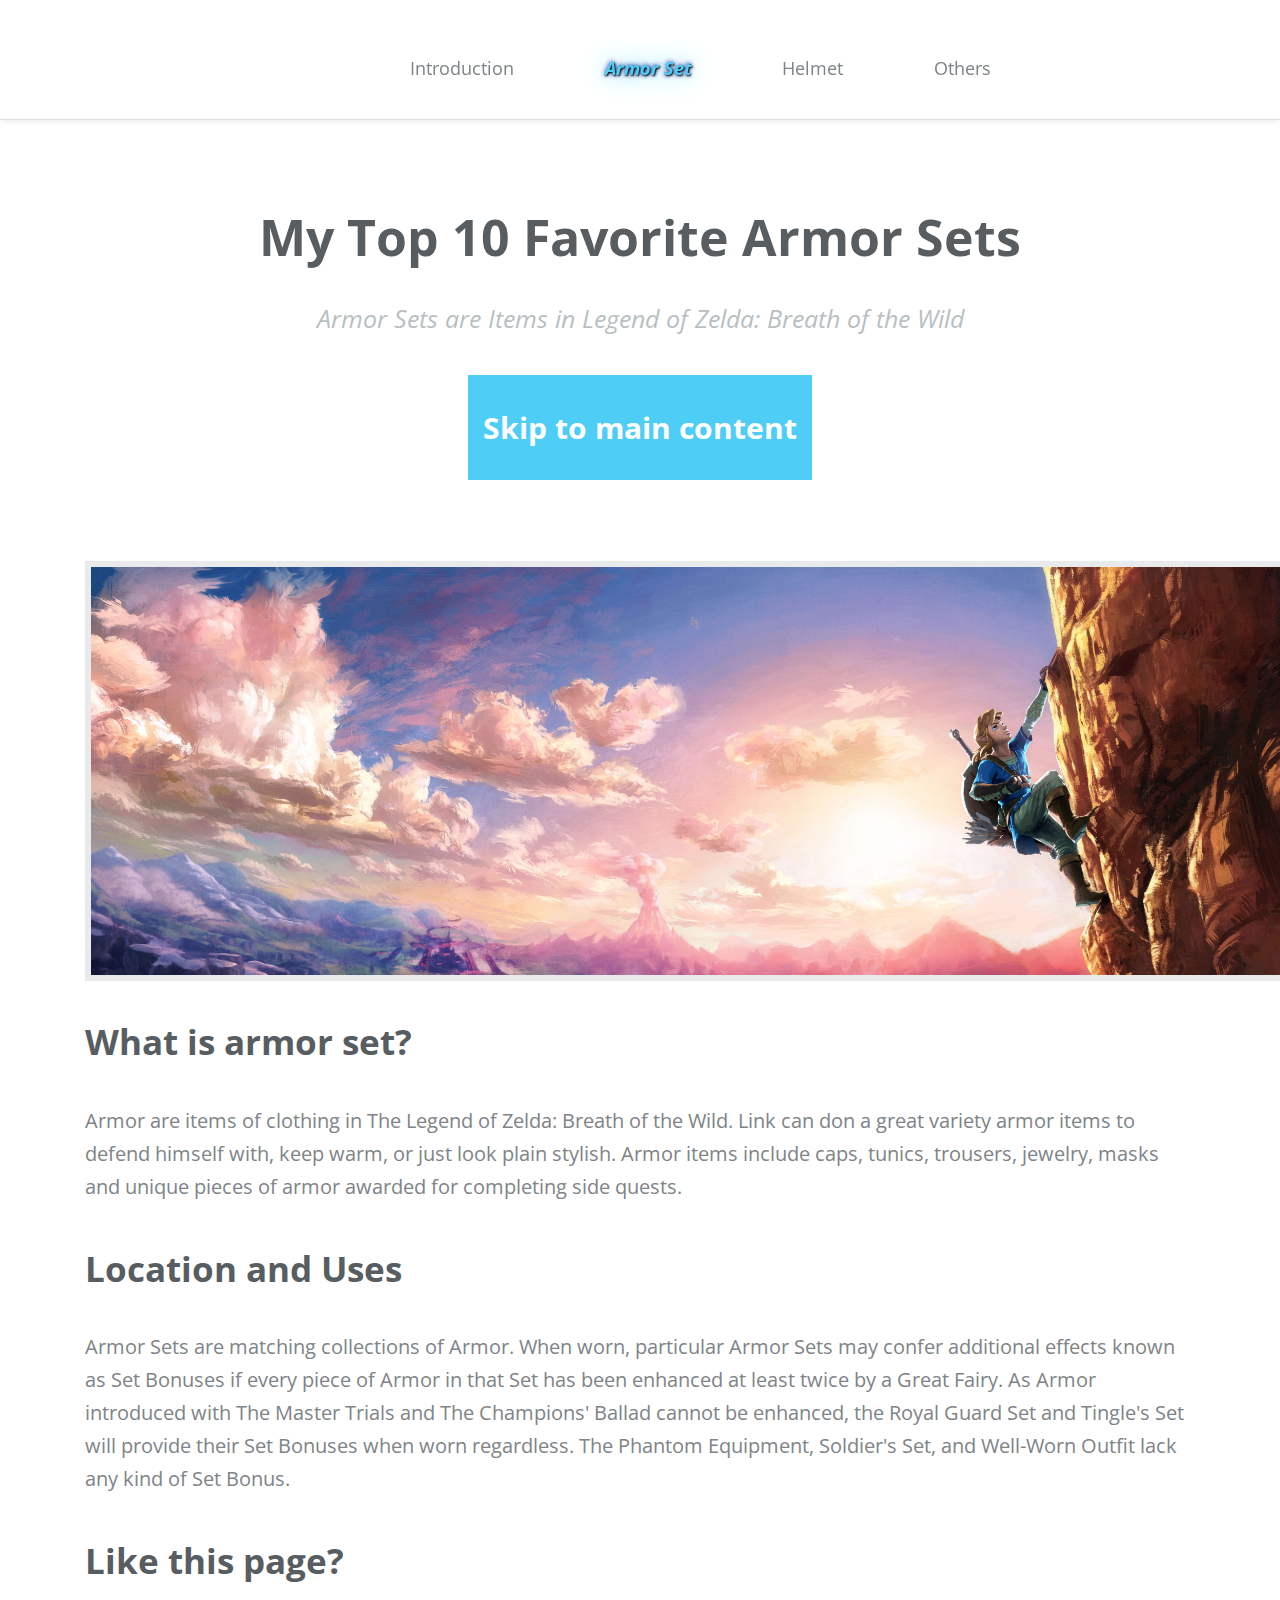
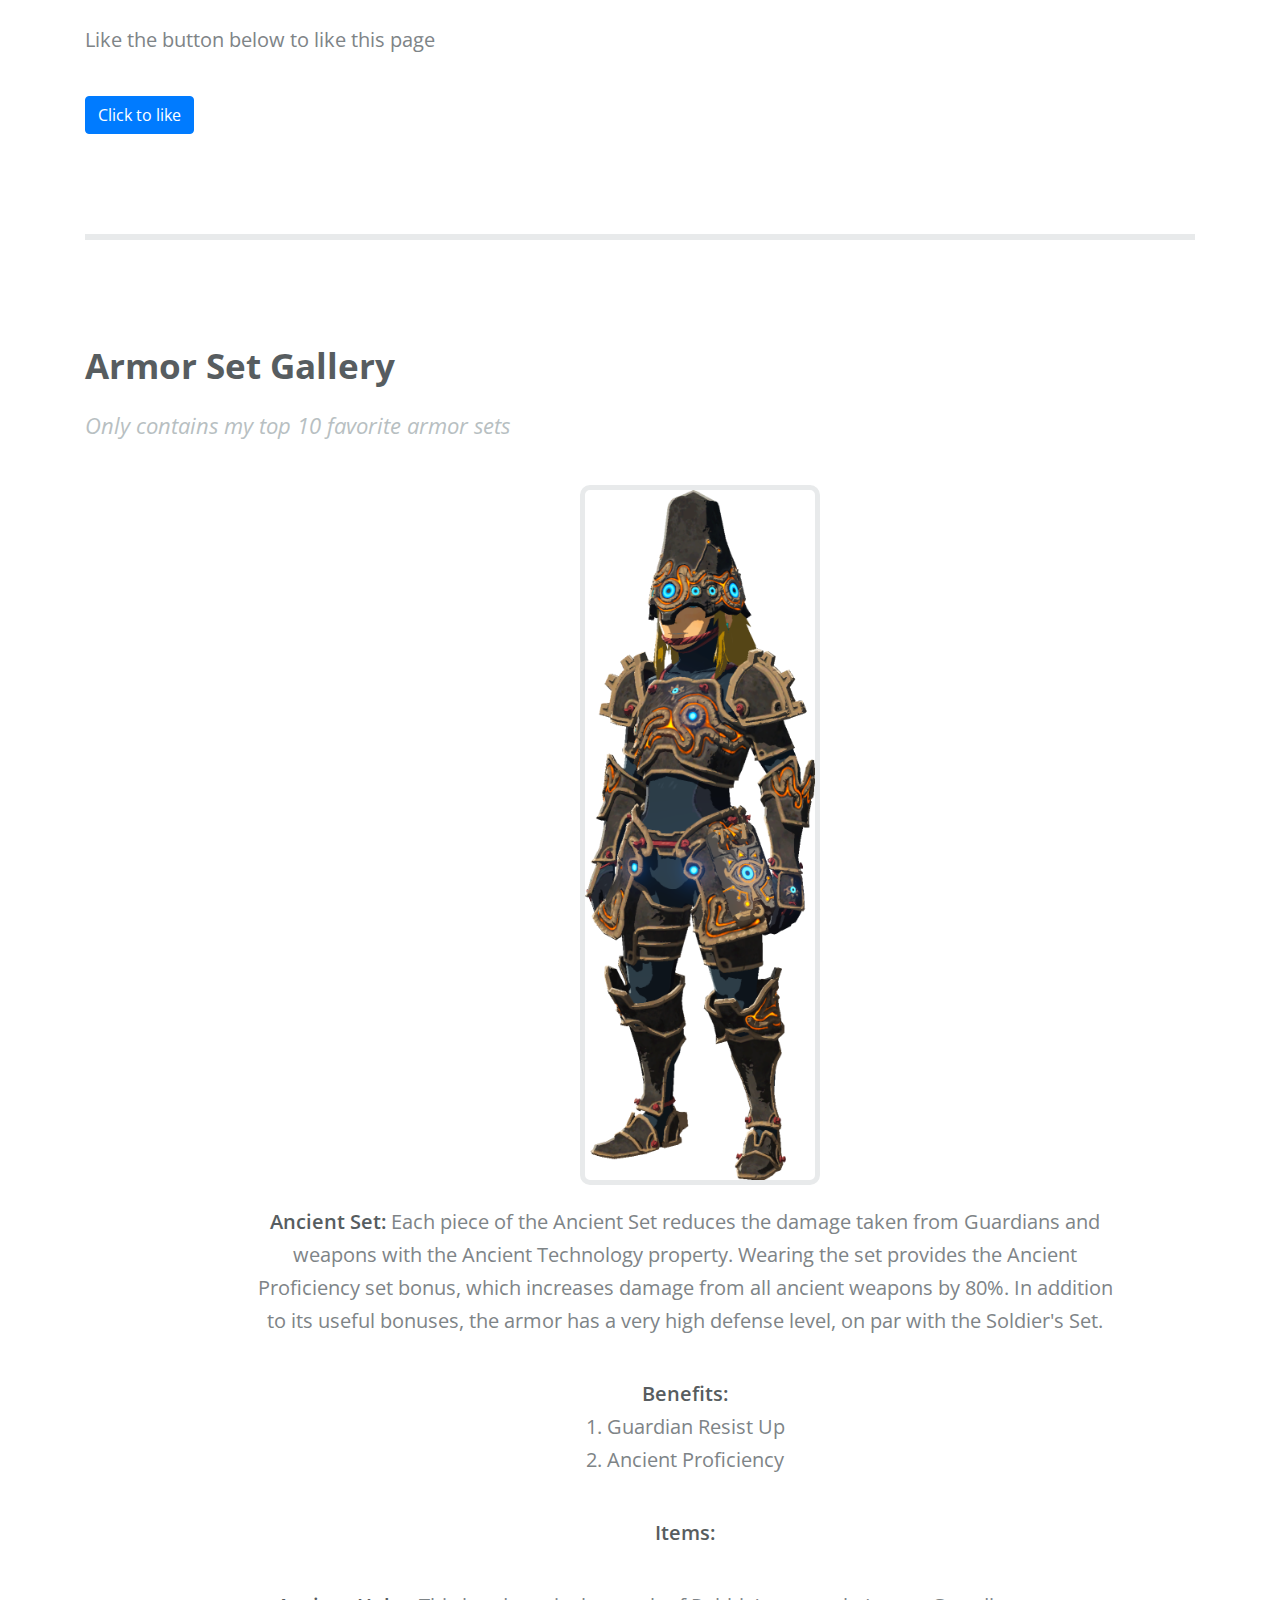
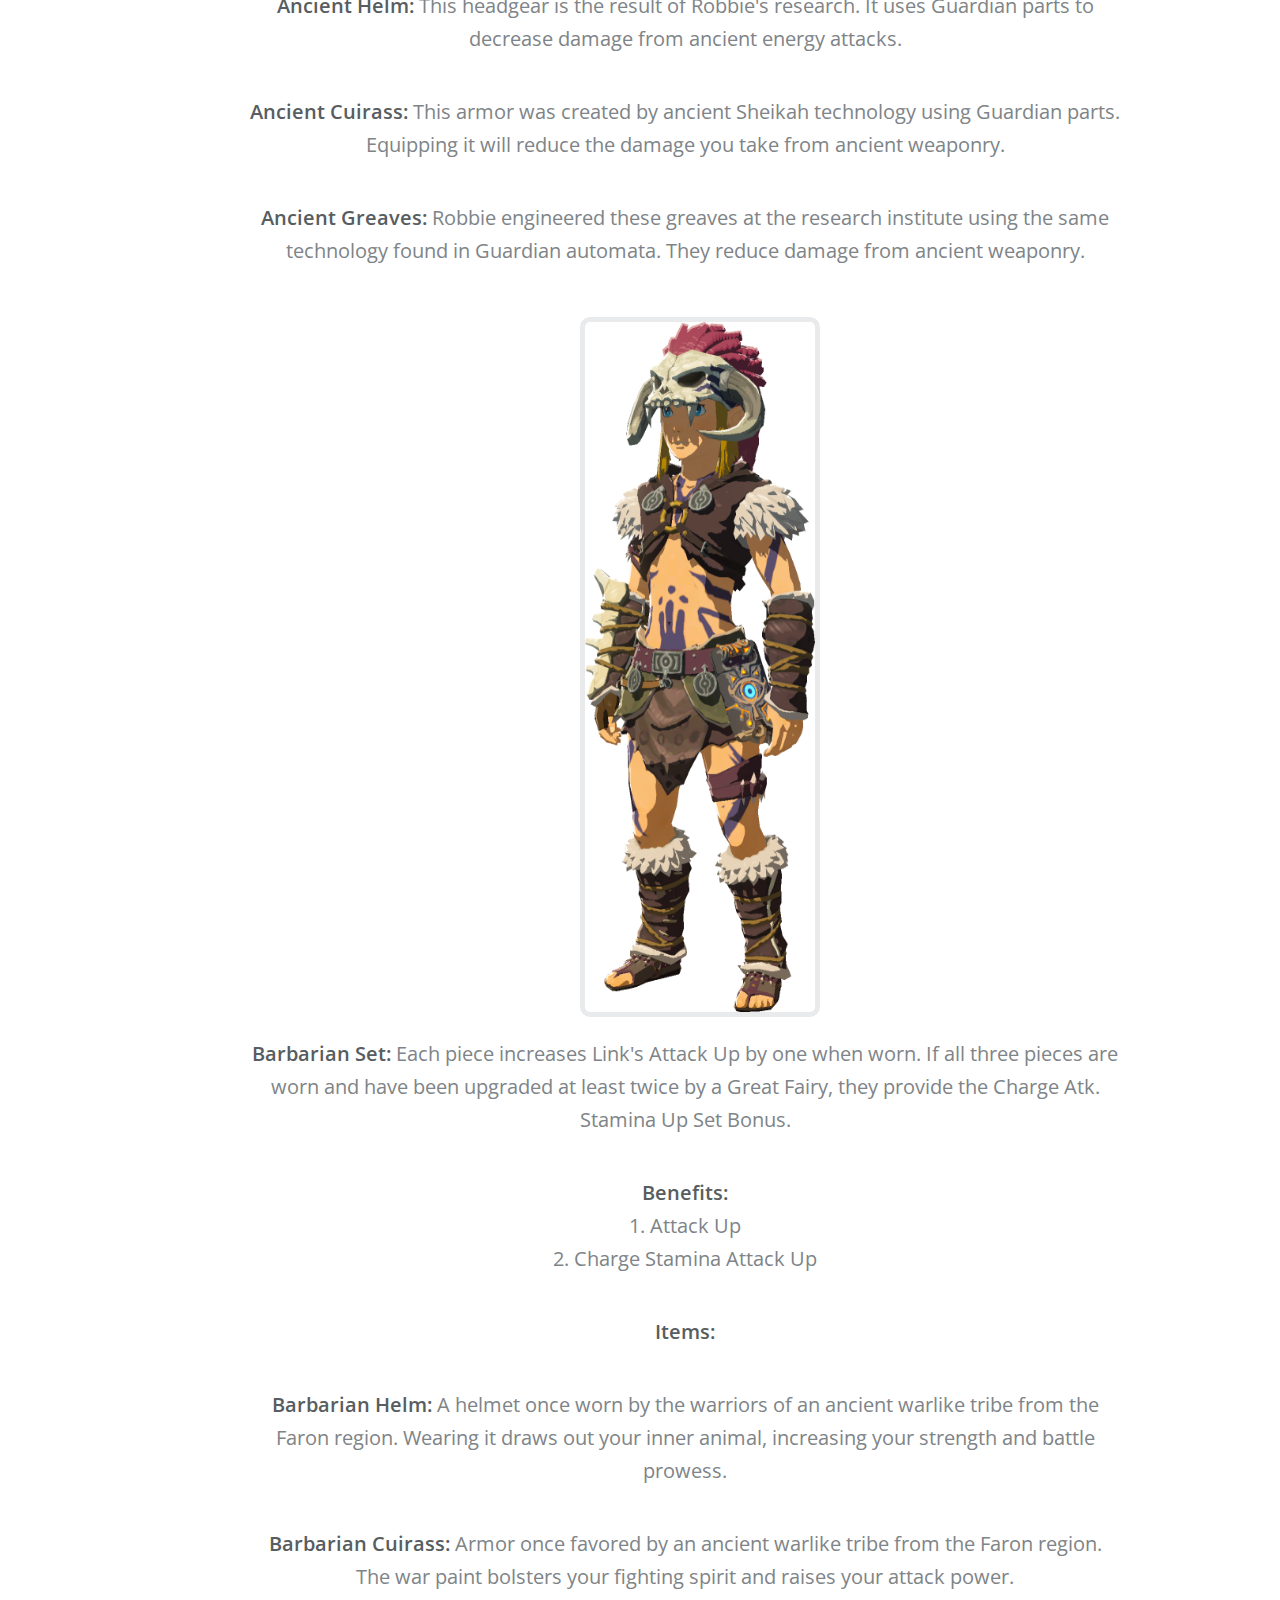
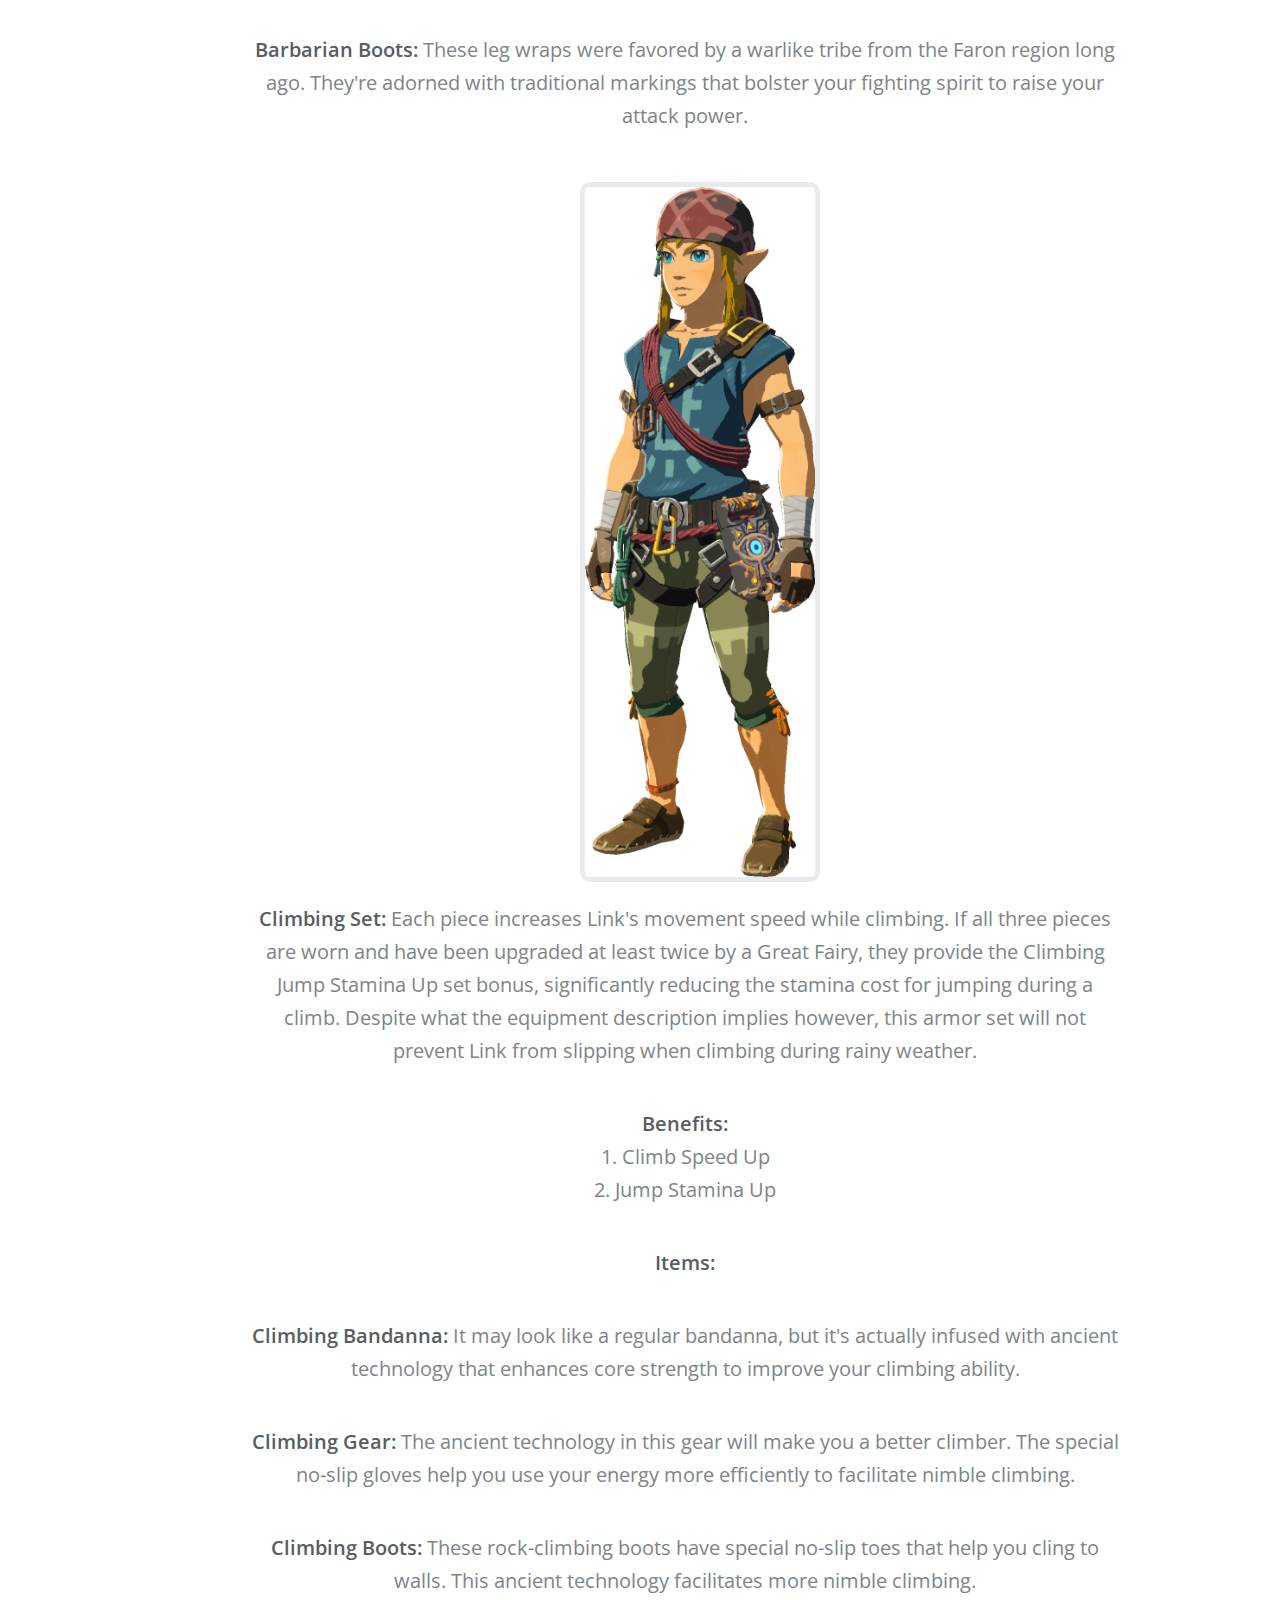
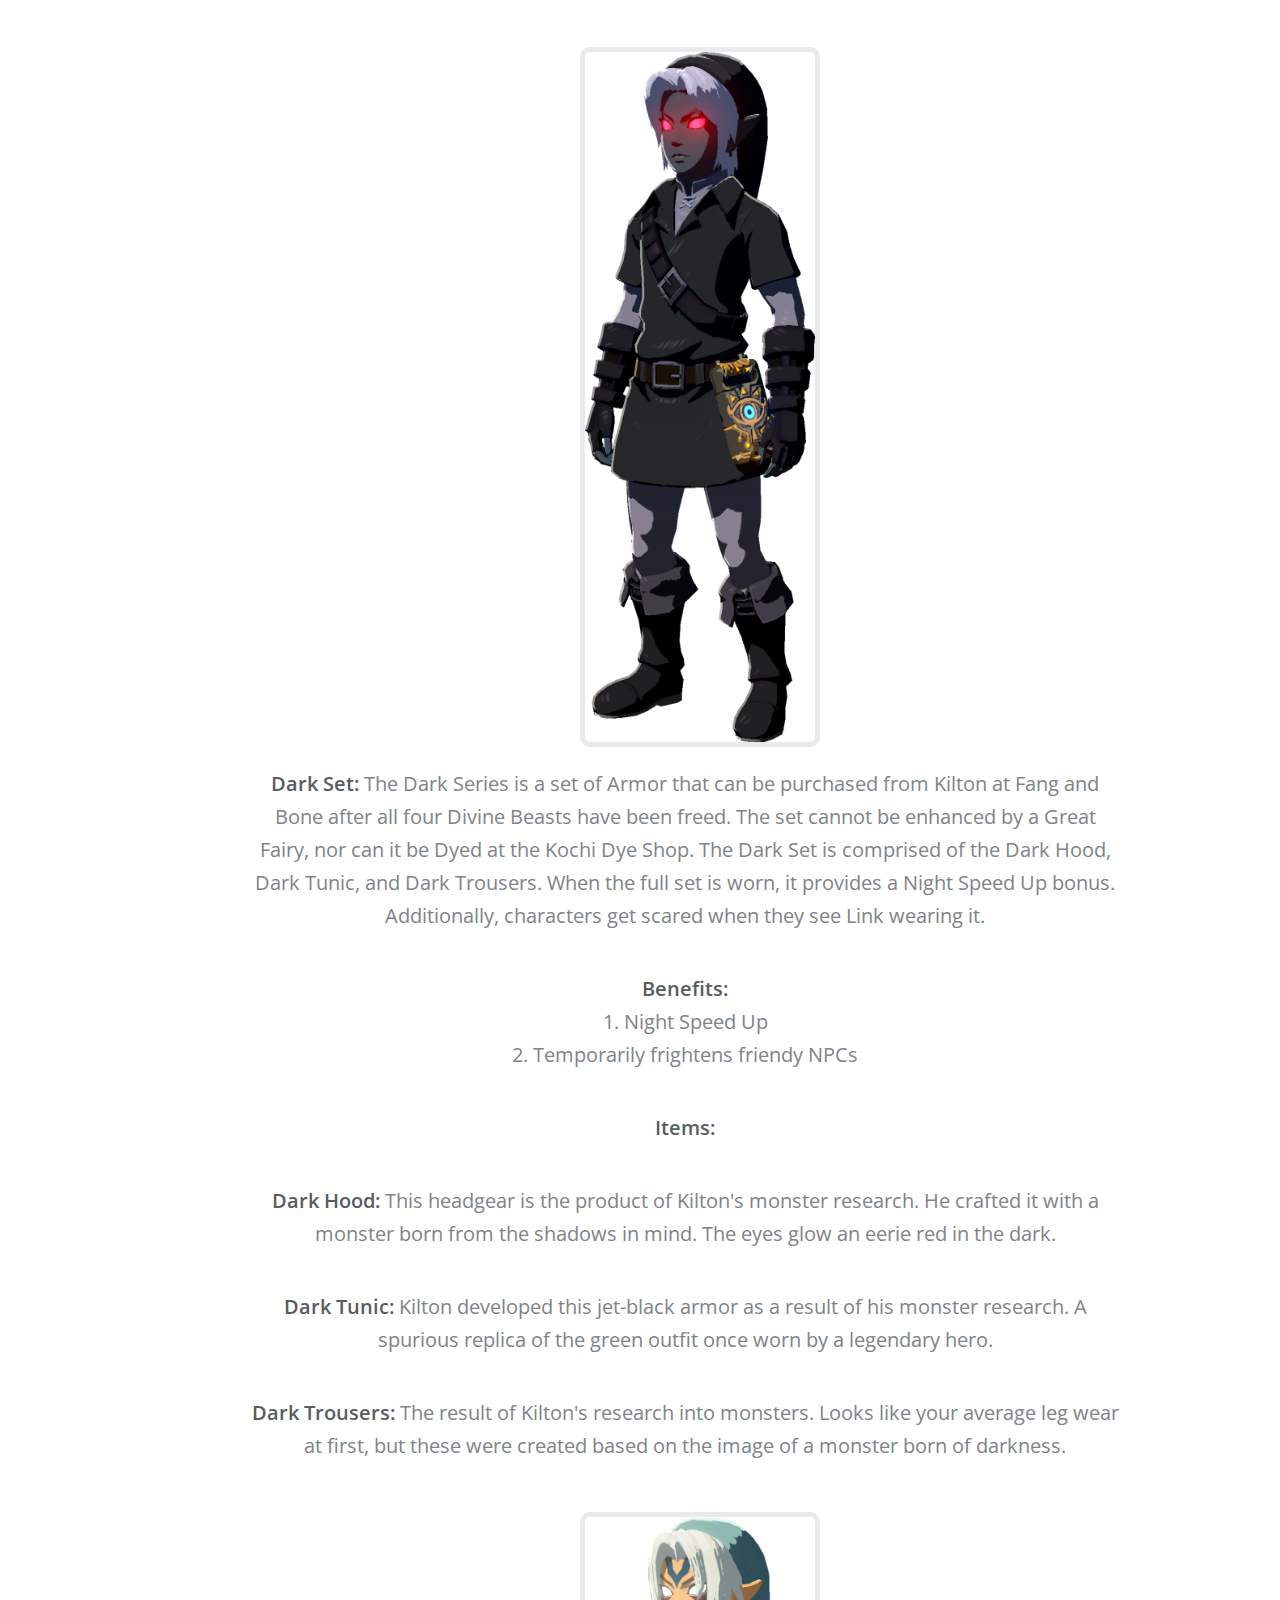
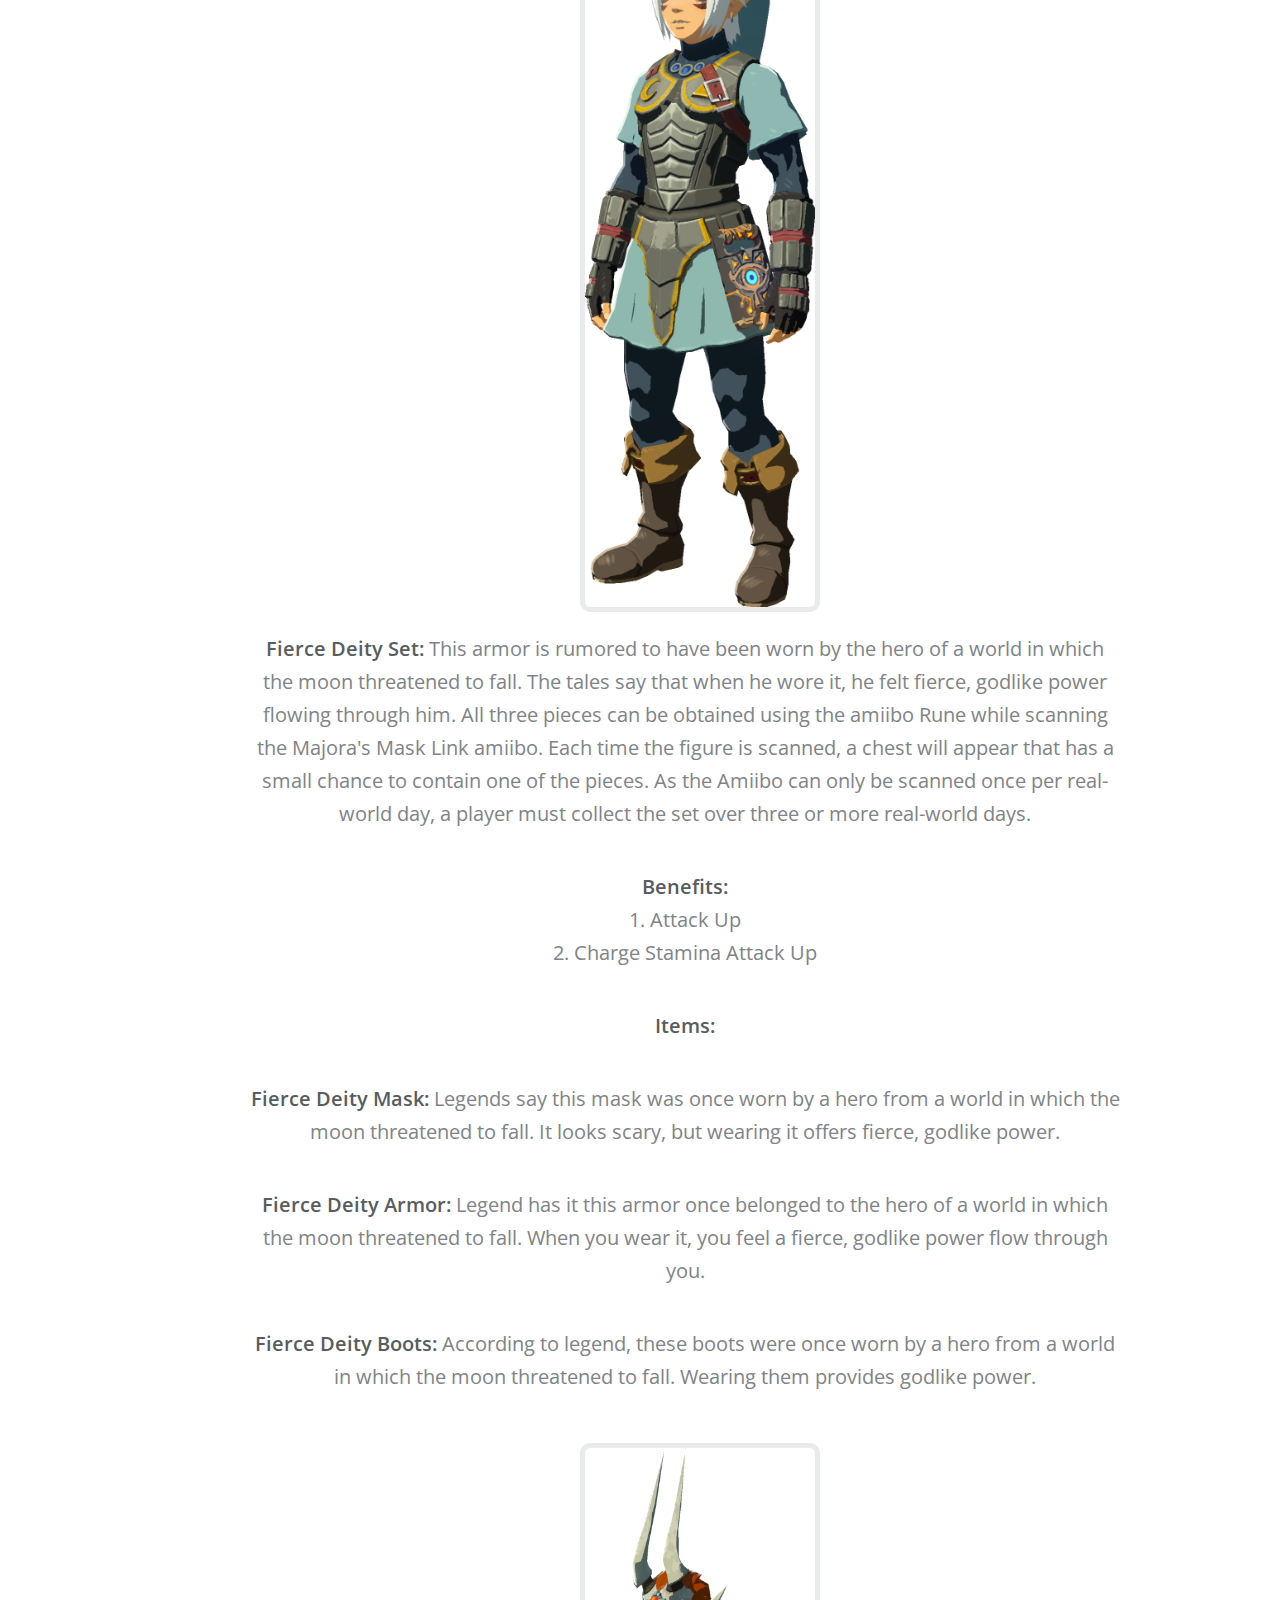
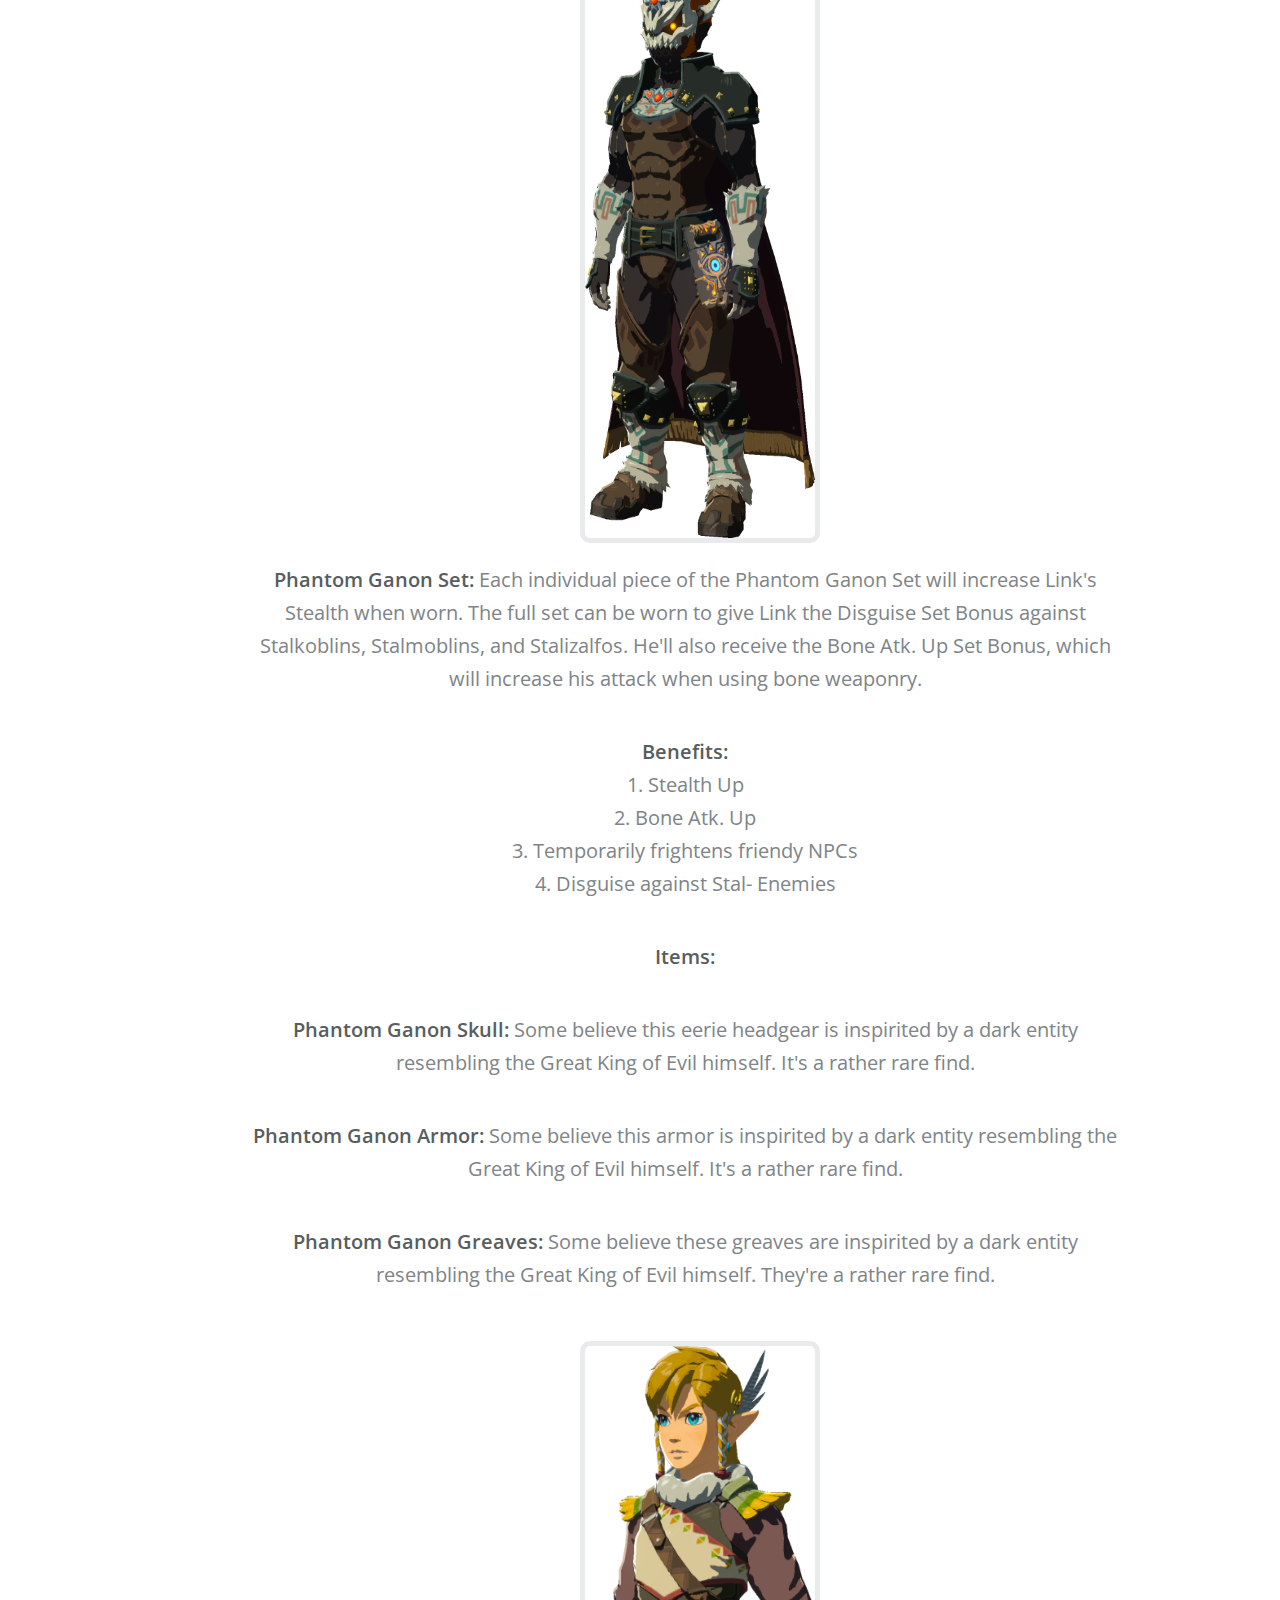
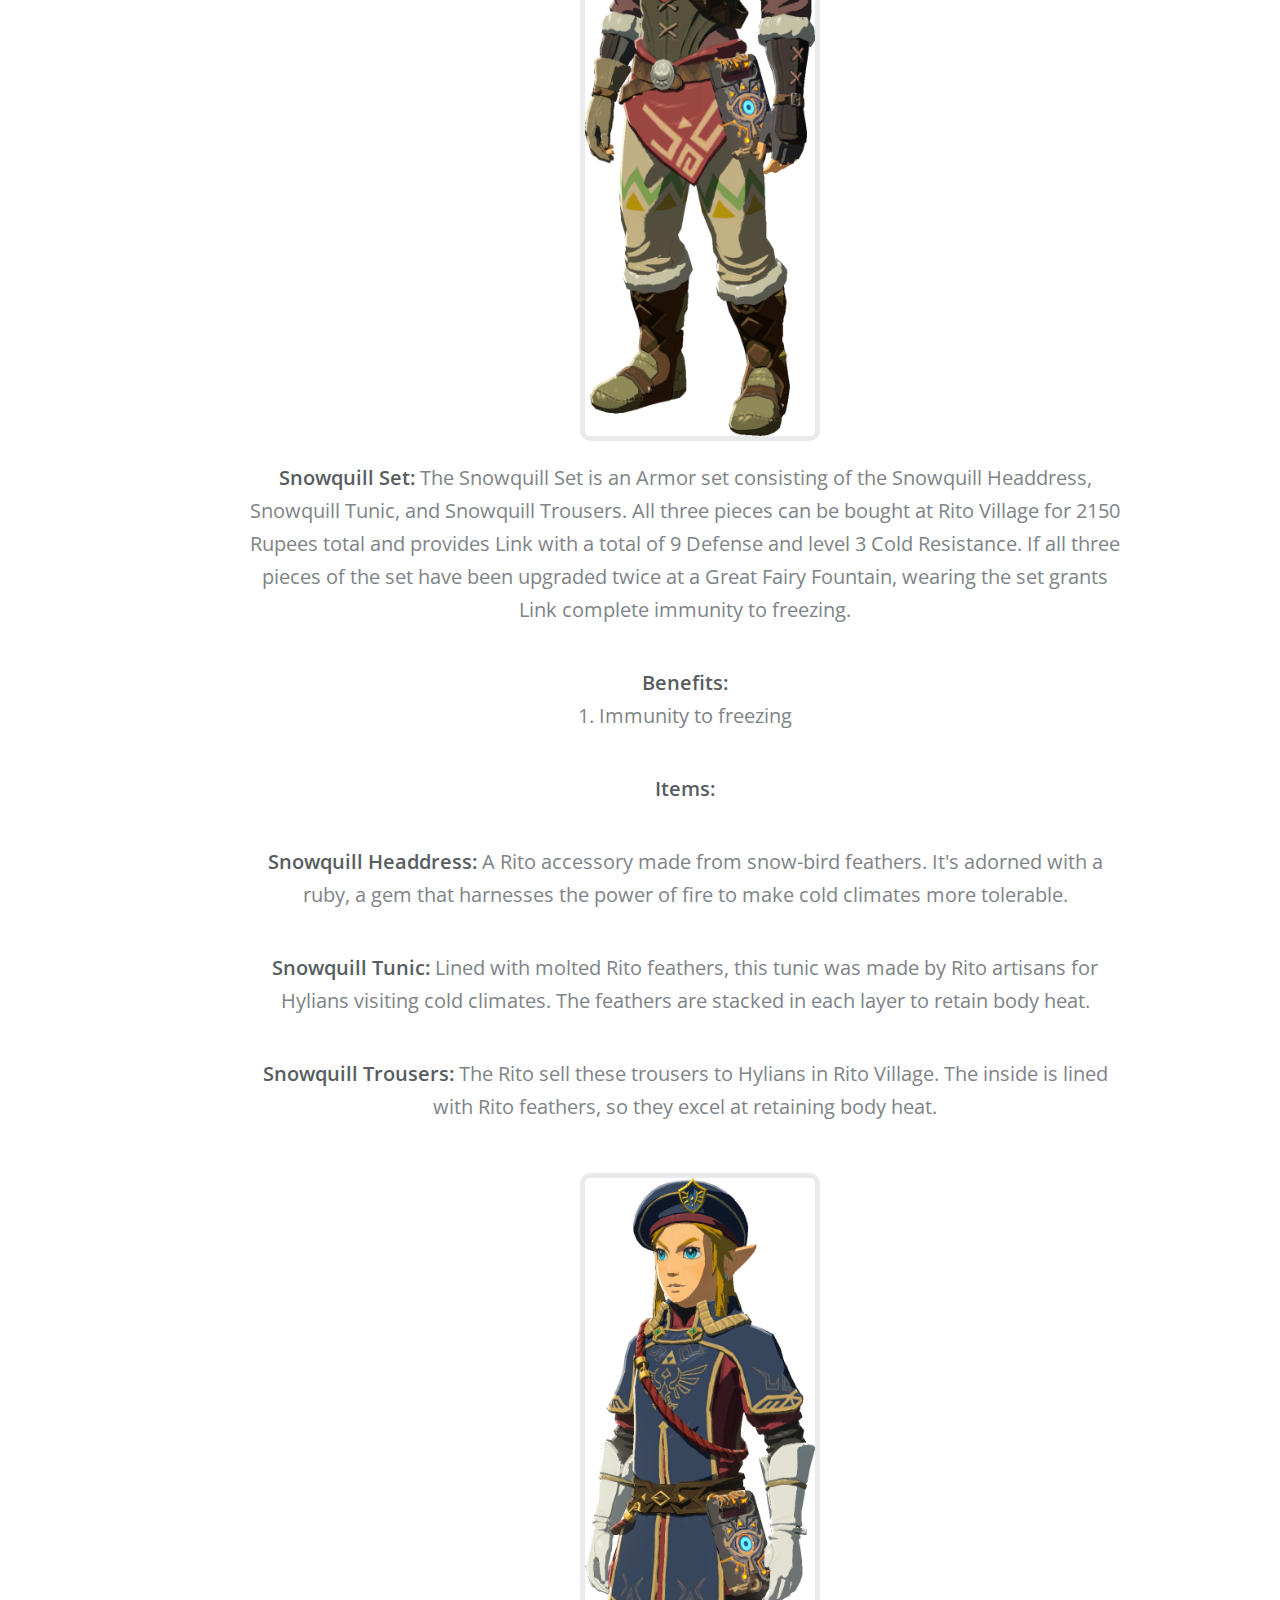
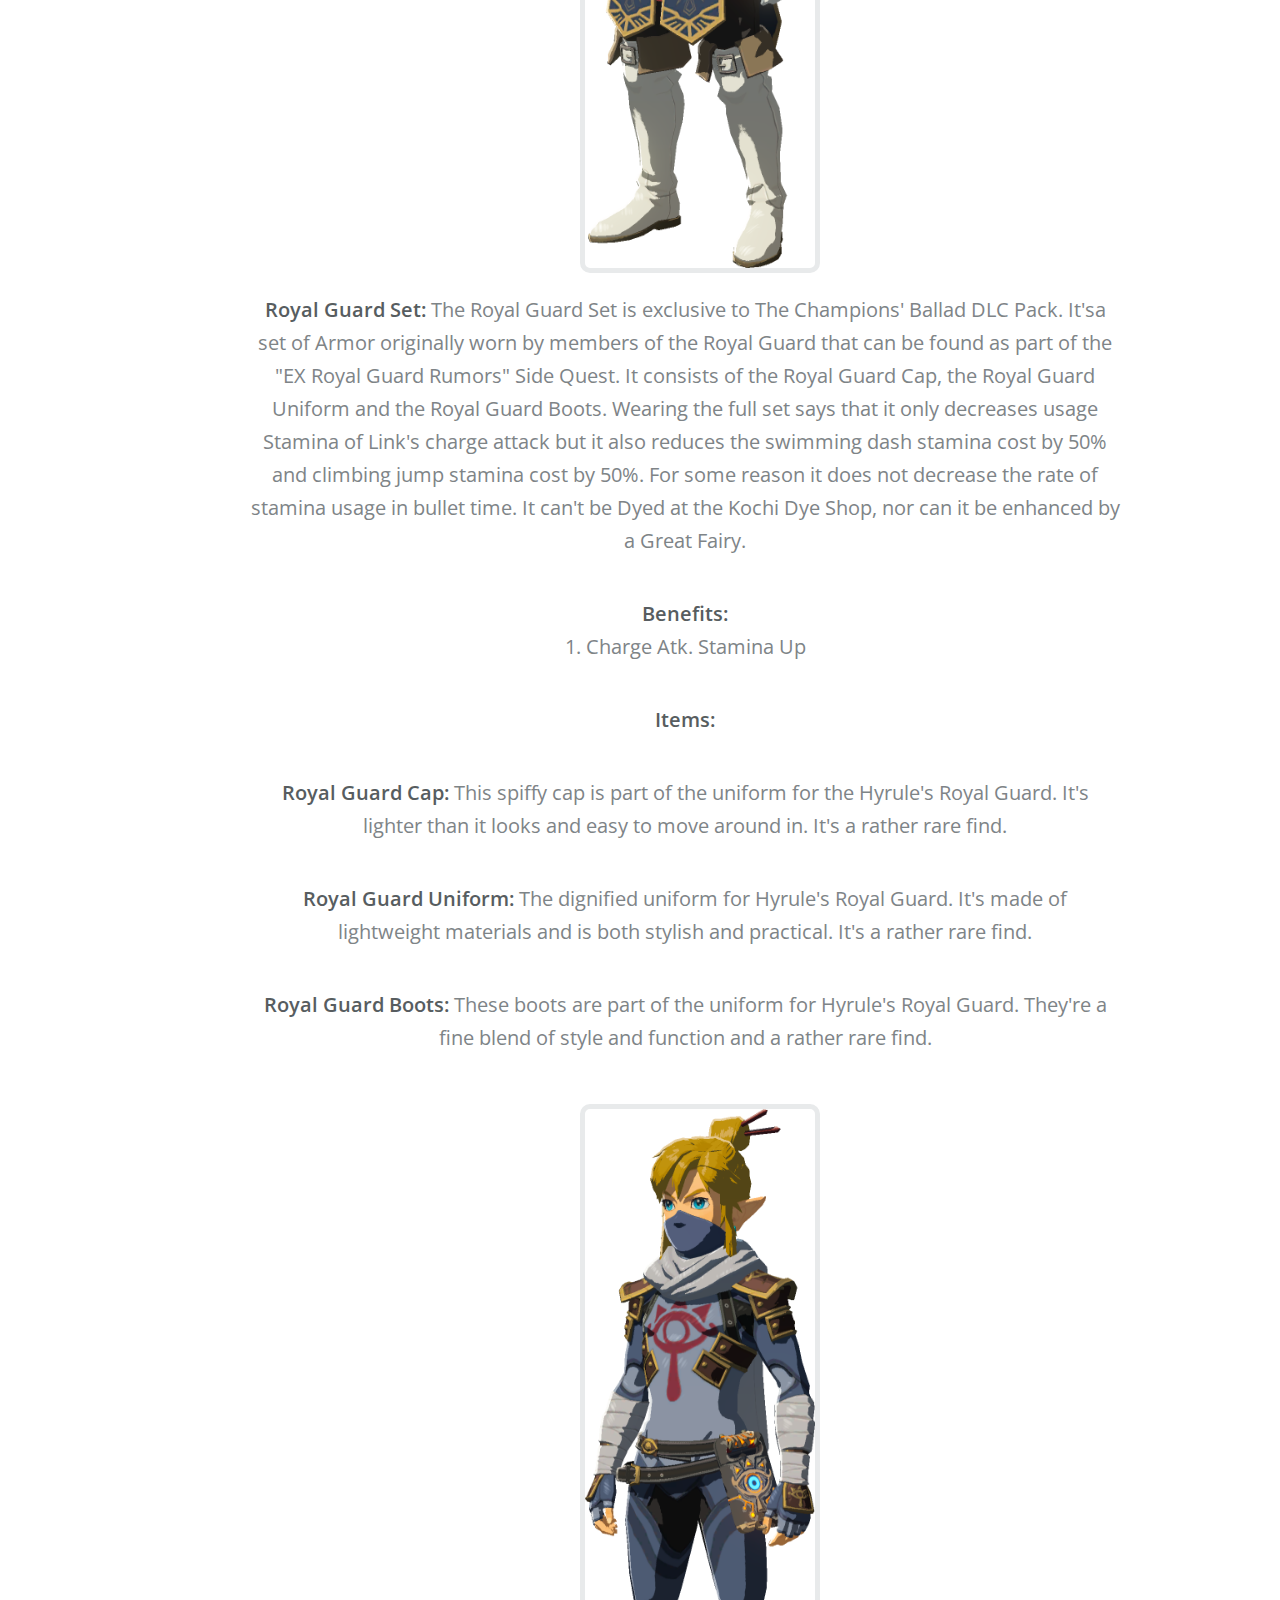
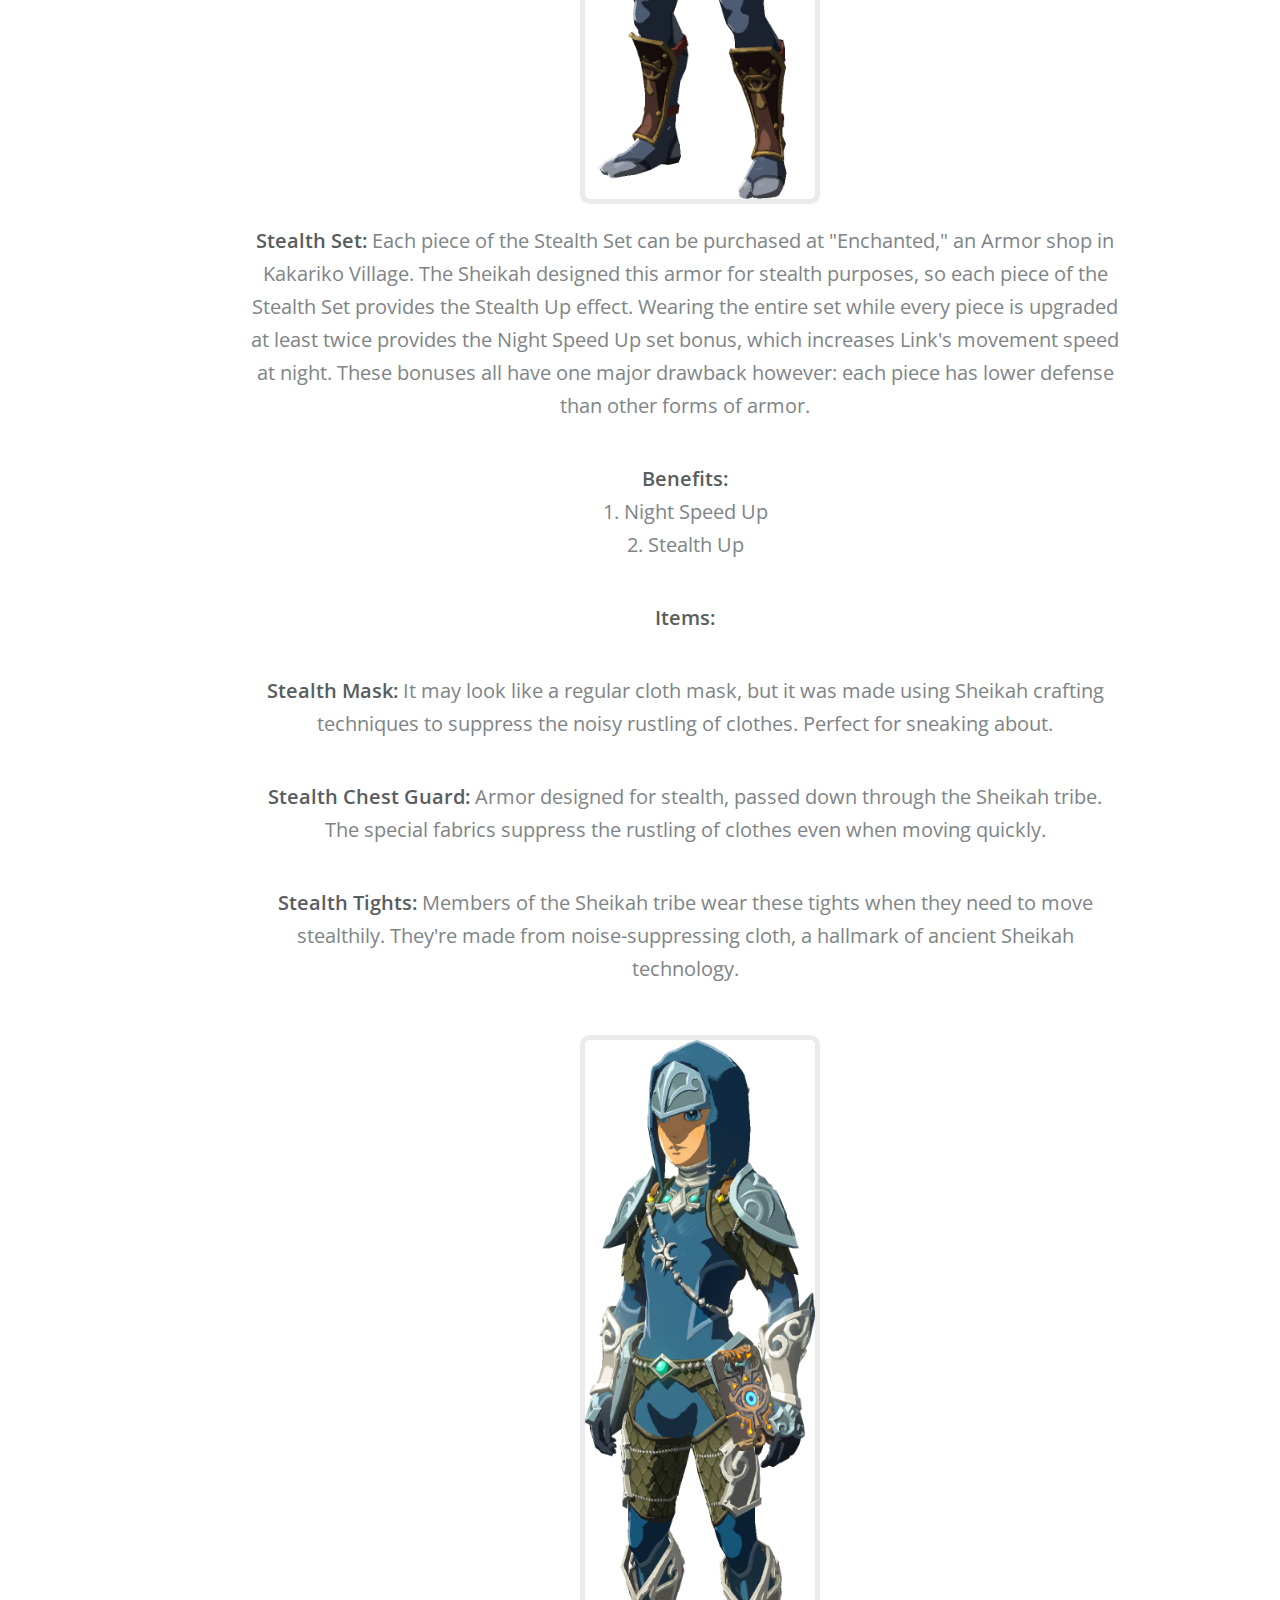
<file: armor.html>
<!DOCTYPE html>

<html lang="en">
	<head>
		<title>SI 539 Project - Armor Set</title>
		<meta charset="utf-8" />

		<link rel="icon" href="images/favicon.ico">
		<meta name="viewport" content="width=device-width, initial-scale=1.0">

		<link rel="stylesheet" href="https://cdnjs.cloudflare.com/ajax/libs/font-awesome/4.7.0/css/font-awesome.min.css">
		<link rel="stylesheet" href="https://cdn.jsdelivr.net/npm/bootstrap@4.3.1/dist/css/bootstrap.min.css" integrity="sha384-ggOyR0iXCbMQv3Xipma34MD+dH/1fQ784/j6cY/iJTQUOhcWr7x9JvoRxT2MZw1T" crossorigin="anonymous">
		<link rel="stylesheet" href="css/html5reset.css">
		<link rel="stylesheet" href="css/main.css" />

		<!-- Global site tag (gtag.js) - Google Analytics -->
		<script async src="https://www.googletagmanager.com/gtag/js?id=G-C3W00FHW7Z"></script>
		<script>
			window.dataLayer = window.dataLayer || [];
			function gtag(){dataLayer.push(arguments);}
			gtag('js', new Date());

			gtag('config', 'G-C3W00FHW7Z');
		</script>

	</head>

	<body>
		<div>

			<!-- Header -->
				<header id="major-header">
					<nav id="major-nav">
						<ul>
							<li><a href="index.html">Introduction</a></li>
							<li class="active"><a href = "armor.html">Armor Set</a></li>
							<li><a href = "helm.html">Helmet</a></li>
							<li><a href = "others.html">Others</a></li>
						</ul>
					</nav>
				</header>

			<!-- Main -->
				<main id="main" class="wrapper style2">
					<header class="major">
						<h1>My Top 10 Favorite Armor Sets</h1>
						<p>Armor Sets are Items in Legend of Zelda: Breath of the Wild</p>
						<h2 class="skip"><a href="#skip">Skip to main content</a></h2>
					</header>


					<div class="container">

						<!-- Content -->
							<section id="content">
								<img class='major-banner' src="images/bannerArmor.jpg" alt="Link is climbing" />

								<h2>What is armor set?</h2>
								<p>Armor are items of clothing in The Legend of Zelda: Breath of the Wild.  Link can don a great variety armor items to defend himself with, keep warm, or just look plain stylish. Armor items include caps, tunics, trousers, jewelry, masks and unique pieces of armor awarded for completing side quests.</p>
								
								
								<h2>Location and Uses</h2>
								<p>Armor Sets are matching collections of Armor. When worn, particular Armor Sets may confer additional effects known 
									as Set Bonuses if every piece of Armor in that Set has been enhanced at least twice by a Great Fairy. As Armor introduced 
									with The Master Trials and The Champions' Ballad cannot be enhanced, the Royal Guard Set and Tingle's Set will provide their
									 Set Bonuses when worn regardless. The Phantom Equipment, Soldier's Set, and Well-Worn Outfit lack any kind of Set Bonus.</p>

								<h2>Like this page?</h2>
								<p>Like the button below to like this page</p>
								<button type="button" onclick="clickButtonFunction()" class="btn btn-primary" id="clickCounter1">Click to like<span id="clickCounter1"></span></button>
							</section>

						<!-- Extra -->
							<section class='extra' id="skip">
								<header>
									<h2>Armor Set Gallery</h2>
									<p>Only contains my top 10 favorite armor sets</p>
								</header>
															
								<div class="row">
									<div class="col-2">
										<img class="armor" src="images/ancient.png" alt="Picture of Zelda Breath of the Wild ancient armor set" />
									</div>

									<div class="col-10">
										<p><strong>Ancient Set: </strong>Each piece of the Ancient Set reduces the damage taken from Guardians and weapons with the Ancient Technology property. Wearing the set provides the Ancient Proficiency set bonus, which increases damage from all ancient weapons by 80%. In addition to its useful bonuses, the armor has a very high defense level, on par with the Soldier's Set.</p>
										<p><strong>Benefits:</strong> <br/>
											1. Guardian Resist Up<br/>
											2. Ancient Proficiency</p>
										<p><strong>Items: </strong><br />
										<p><strong>Ancient Helm: </strong>This headgear is the result of Robbie's research. It uses Guardian parts to decrease damage from ancient energy attacks.</p>
										<p><strong>Ancient Cuirass: </strong>This armor was created by ancient Sheikah technology using Guardian parts. Equipping it will reduce the damage you take from ancient weaponry.</p>
										<p><strong>Ancient Greaves: </strong>Robbie engineered these greaves at the research institute using the same technology found in Guardian automata. They reduce damage from ancient weaponry. </p>
									</div>
								
									<div class="col-2">
										<img class="armor" src="images/barbarian.png" alt="Picture of Zelda Breath of the Wild barbarian armor set" />
									</div>

									<div class="col-10">
										<p><strong>Barbarian Set: </strong>Each piece increases Link's Attack Up by one when worn. If all three pieces are worn and have been upgraded at least twice by a Great Fairy, they provide the Charge Atk. Stamina Up Set Bonus.</p>
										<p><strong>Benefits: </strong><br/>
											1. Attack Up<br/>
											2. Charge Stamina Attack Up</p>
										<p><strong>Items: </strong><br />
										<p><strong>Barbarian Helm: </strong>A helmet once worn by the warriors of an ancient warlike tribe from the Faron region. Wearing it draws out your inner animal, increasing your strength and battle prowess.</p>
										<p><strong>Barbarian Cuirass: </strong>Armor once favored by an ancient warlike tribe from the Faron region. The war paint bolsters your fighting spirit and raises your attack power.</p>
										<p><strong>Barbarian Boots: </strong>These leg wraps were favored by a warlike tribe from the Faron region long ago. They're adorned with traditional markings that bolster your fighting spirit to raise your attack power. </p>
									</div>
								
									<div class="col-2">
										<img class="armor" src="images/climbing.png" alt="Picture of Zelda Breath of the Wild climbing armor set" />
									</div>

									<div class="col-10">
										<p><strong>Climbing Set: </strong> Each piece increases Link's movement speed while climbing. If all three pieces are worn and have been upgraded at least twice by a Great Fairy, they provide the Climbing Jump Stamina Up set bonus, significantly reducing the stamina cost for jumping during a climb. Despite what the equipment description implies however, this armor set will not prevent Link from slipping when climbing during rainy weather.</p>
										<p><strong>Benefits:</strong><br/>
											1. Climb Speed Up<br/>
											2. Jump Stamina Up</p>
										<p><strong>Items: </strong><br />
										<p><strong>Climbing Bandanna: </strong>It may look like a regular bandanna, but it's actually infused with ancient technology that enhances core strength to improve your climbing ability.</p>
										<p><strong>Climbing Gear: </strong>The ancient technology in this gear will make you a better climber. The special no-slip gloves help you use your energy more efficiently to facilitate nimble climbing.</p>
										<p><strong>Climbing Boots: </strong>These rock-climbing boots have special no-slip toes that help you cling to walls. This ancient technology facilitates more nimble climbing.</p>
									</div>
								
									<div class="col-2">
										<img class="armor" src="images/dark.png" alt="Picture of Zelda Breath of the Wild dark armor set" />
									</div>

									<div class="col-10">
										<p><strong>Dark Set: </strong> The Dark Series is a set of Armor that can be purchased from Kilton at Fang and Bone after all four Divine Beasts have been freed. The set cannot be enhanced by a Great Fairy, nor can it be Dyed at the Kochi Dye Shop. The Dark Set is comprised of the Dark Hood, Dark Tunic, and Dark Trousers. When the full set is worn, it provides a Night Speed Up bonus. Additionally, characters get scared when they see Link wearing it.</p>
										<p><strong>Benefits:</strong><br/>
											1. Night Speed Up<br/>
											2. Temporarily frightens friendy NPCs</p>
										<p><strong>Items: </strong><br />
										<p><strong>Dark Hood: </strong>This headgear is the product of Kilton's monster research. He crafted it with a monster born from the shadows in mind. The eyes glow an eerie red in the dark.</p>
										<p><strong>Dark Tunic: </strong>Kilton developed this jet-black armor as a result of his monster research. A spurious replica of the green outfit once worn by a legendary hero.</p>
										<p><strong>Dark Trousers: </strong>The result of Kilton's research into monsters. Looks like your average leg wear at first, but these were created based on the image of a monster born of darkness.</p>
									</div>
									
									<div class="col-2">
										<img class="armor" src="images/fierce.png" alt="Picture of Zelda Breath of the Wild fierce armor set" />
									</div>

									<div class="col-10">
										<p><strong>Fierce Deity Set: </strong>This armor is rumored to have been worn by the hero of a world in which the moon threatened to fall. The tales say that when he wore it, he felt fierce, godlike power flowing through him. All three pieces can be obtained using the amiibo Rune while scanning the Majora's Mask Link amiibo. Each time the figure is scanned, a chest will appear that has a small chance to contain one of the pieces. As the Amiibo can only be scanned once per real-world day, a player must collect the set over three or more real-world days.</p>
										<p><strong>Benefits:</strong><br/>
											1. Attack Up<br/>
											2. Charge Stamina Attack Up</p>
										<p><strong>Items: </strong><br />
										<p><strong>Fierce Deity Mask: </strong>Legends say this mask was once worn by a hero from a world in which the moon threatened to fall. It looks scary, but wearing it offers fierce, godlike power.</p>
										<p><strong>Fierce Deity Armor: </strong>Legend has it this armor once belonged to the hero of a world in which the moon threatened to fall. When you wear it, you feel a fierce, godlike power flow through you.</p>
										<p><strong>Fierce Deity Boots: </strong>According to legend, these boots were once worn by a hero from a world in which the moon threatened to fall. Wearing them provides godlike power.</p>
									</div>

									<div class="col-2">
										<img class="armor" src="images/ganon.png" alt="Picture of Zelda Breath of the Wild ganon armor set" />
									</div>

									<div class="col-10">
										<p><strong>Phantom Ganon Set: </strong>Each individual piece of the Phantom Ganon Set will increase Link's Stealth when worn. The full set can be worn to give Link the Disguise Set Bonus against Stalkoblins, Stalmoblins, and Stalizalfos. He'll also receive the Bone Atk. Up Set Bonus, which will increase his attack when using bone weaponry.</p>
										<p><strong>Benefits:</strong><br/>
											1. Stealth Up<br/>
											2. Bone Atk. Up<br/>
											3. Temporarily frightens friendy NPCs<br/>
											4. Disguise against Stal- Enemies</p>
										<p><strong>Items: </strong><br />
										<p><strong>Phantom Ganon Skull: </strong>Some believe this eerie headgear is inspirited by a dark entity resembling the Great King of Evil himself. It's a rather rare find.</p>
										<p><strong>Phantom Ganon Armor: </strong>Some believe this armor is inspirited by a dark entity resembling the Great King of Evil himself. It's a rather rare find.</p>
										<p><strong>Phantom Ganon Greaves: </strong>Some believe these greaves are inspirited by a dark entity resembling the Great King of Evil himself. They're a rather rare find.</p>
									</div>

									<div class="col-2">
										<img class="armor" src="images/snowquill.png" alt="Picture of Zelda Breath of the Wild snowquill armor set" />
									</div>
								
									<div class="col-10">
										<p><strong>Snowquill  Set: </strong>The Snowquill Set is an Armor set consisting of the Snowquill Headdress, Snowquill Tunic, and Snowquill Trousers. All three pieces can be bought at Rito Village for 2150 Rupees total and provides Link with a total of 9 Defense and level 3 Cold Resistance. If all three pieces of the set have been upgraded twice at a Great Fairy Fountain, wearing the set grants Link complete immunity to freezing.</p>
										<p><strong>Benefits:</strong><br/>
											1. Immunity to freezing</p>
										<p><strong>Items: </strong><br />
										<p><strong>Snowquill Headdress: </strong>A Rito accessory made from snow-bird feathers. It's adorned with a ruby, a gem that harnesses the power of fire to make cold climates more tolerable.</p>
										<p><strong>Snowquill Tunic: </strong>Lined with molted Rito feathers, this tunic was made by Rito artisans for Hylians visiting cold climates. The feathers are stacked in each layer to retain body heat.</p>
										<p><strong>Snowquill Trousers: </strong>The Rito sell these trousers to Hylians in Rito Village. The inside is lined with Rito feathers, so they excel at retaining body heat.</p>
									</div>
								
									<div class="col-2">
										<img class="armor" src="images/guard.png" alt="Picture of Zelda Breath of the Wild guard armor set" />
									</div>
								
									<div class="col-10">
										<p><strong>Royal Guard Set: </strong>The Royal Guard Set is exclusive to The Champions' Ballad DLC Pack. It'sa set of Armor originally worn by members of the Royal Guard that can be found as part of the "EX Royal Guard Rumors" Side Quest. It consists of the Royal Guard Cap, the Royal Guard Uniform and the Royal Guard Boots. Wearing the full set says that it only decreases usage Stamina of Link's charge attack but it also reduces the swimming dash stamina cost by 50% and climbing jump stamina cost by 50%. For some reason it does not decrease the rate of stamina usage in bullet time. It can't be Dyed at the Kochi Dye Shop, nor can it be enhanced by a Great Fairy.</p>
										<p><strong>Benefits:</strong><br/>
											1. Charge Atk. Stamina Up</p>
										<p><strong>Items: </strong><br />
										<p><strong>Royal Guard Cap: </strong>This spiffy cap is part of the uniform for the Hyrule's Royal Guard. It's lighter than it looks and easy to move around in. It's a rather rare find.</p>
										<p><strong>Royal Guard Uniform: </strong>The dignified uniform for Hyrule's Royal Guard. It's made of lightweight materials and is both stylish and practical. It's a rather rare find.</p>
										<p><strong>Royal Guard Boots: </strong>These boots are part of the uniform for Hyrule's Royal Guard. They're a fine blend of style and function and a rather rare find.</p>
									</div>

									<div class="col-2">
										<img class="armor" src="images/sheikah.png" alt="Picture of Zelda Breath of the Wild sheikah armor set" />
									</div>
								
									<div class="col-10">
										<p><strong>Stealth Set: </strong>Each piece of the Stealth Set can be purchased at "Enchanted," an Armor shop in Kakariko Village. The Sheikah designed this armor for stealth purposes, so each piece of the Stealth Set provides the Stealth Up effect. Wearing the entire set while every piece is upgraded at least twice provides the Night Speed Up set bonus, which increases Link's movement speed at night. These bonuses all have one major drawback however: each piece has lower defense than other forms of armor.</p>
										<p><strong>Benefits:</strong><br/>
											1. Night Speed Up<br/>
											2. Stealth Up</p>
										<p><strong>Items: </strong><br />
										<p><strong>Stealth Mask: </strong>It may look like a regular cloth mask, but it was made using Sheikah crafting techniques to suppress the noisy rustling of clothes. Perfect for sneaking about.</p>
										<p><strong>Stealth Chest Guard: </strong>Armor designed for stealth, passed down through the Sheikah tribe. The special fabrics suppress the rustling of clothes even when moving quickly.</p>
										<p><strong>Stealth Tights: </strong>Members of the Sheikah tribe wear these tights when they need to move stealthily. They're made from noise-suppressing cloth, a hallmark of ancient Sheikah technology.</p>
									</div>

									<div class="col-2">
										<img class="armor" src="images/zora.png" alt="Picture of Zelda Breath of the Wild zora armor set" />
									</div>
								
									<div class="col-10">
										<p><strong>Zora Set: </strong>Each piece increases Link's movement speed while swimming. Furthermore, the Zora Armor enables Link to swim up waterfalls, while the Zora Helm enables Link to perform a Spin Attack while swimming. If all three pieces are worn and have been upgraded at least twice by a Great Fairy, they provide the Swim Dash Stamina Up set bonus, significantly reducing the stamina cost for dashing or spin attack.</p>
										<p><strong>Benefits:</strong><br/>
											1. Swim Speed Up<br/>
											2. Swim Dash Stamina Up</p>
										<p><strong>Items: </strong><br />
										<p><strong>Zora Helm: </strong>Zora headgear made from dragon scales. Increases swimming speed and allows you to use Spin Attack.</p>
										<p><strong>Zora Armor: </strong>Custom armor painstakingly crafted by each generation's Zora princess for her future husband. Wearing it will give you the ability to swim up waterfalls.</p>
										<p><strong>Zora Greaves: </strong>These greaves have been passed down among the Zora for generations. It's been said they're crafted using dragon scales. Equip them to swim faster.</p>
									</div>
								</div>
							</div>
						</section>
					</div>
				</section>

			<!-- Footer -->
			<footer id="footer">
				&copy; Wenjie Wu, 2022. Project for SI 539 at University of Michigan.
			</footer>
		</div>

		<script type="text/javascript">
			// This function increases the count
		   function clickButtonFunction() {
		   
			   //Check to see if the localstorage variable exists. If it does not, this is the first time coming to the page, and we need to initalize it to 0
			   if (localStorage.getItem("clickCounter1") === null) {
			   // Store
			   localStorage.setItem("clickCounter1", "0");
			   }
		   
			   // Get the value from local storage
			   var value = parseInt(localStorage.getItem("clickCounter1"));
		   
			   // Incrememtnt the count by 1
			   var newValue = value + 1
		   
			   //Write the value back to local storage
			   localStorage.setItem("clickCounter1", newValue);
		   
			   // Write the value to the div
			   document.getElementById("clickCounter1").innerHTML = newValue + " Likes"
		   
		   }
	   </script>	
	</body>
</html>
</file>
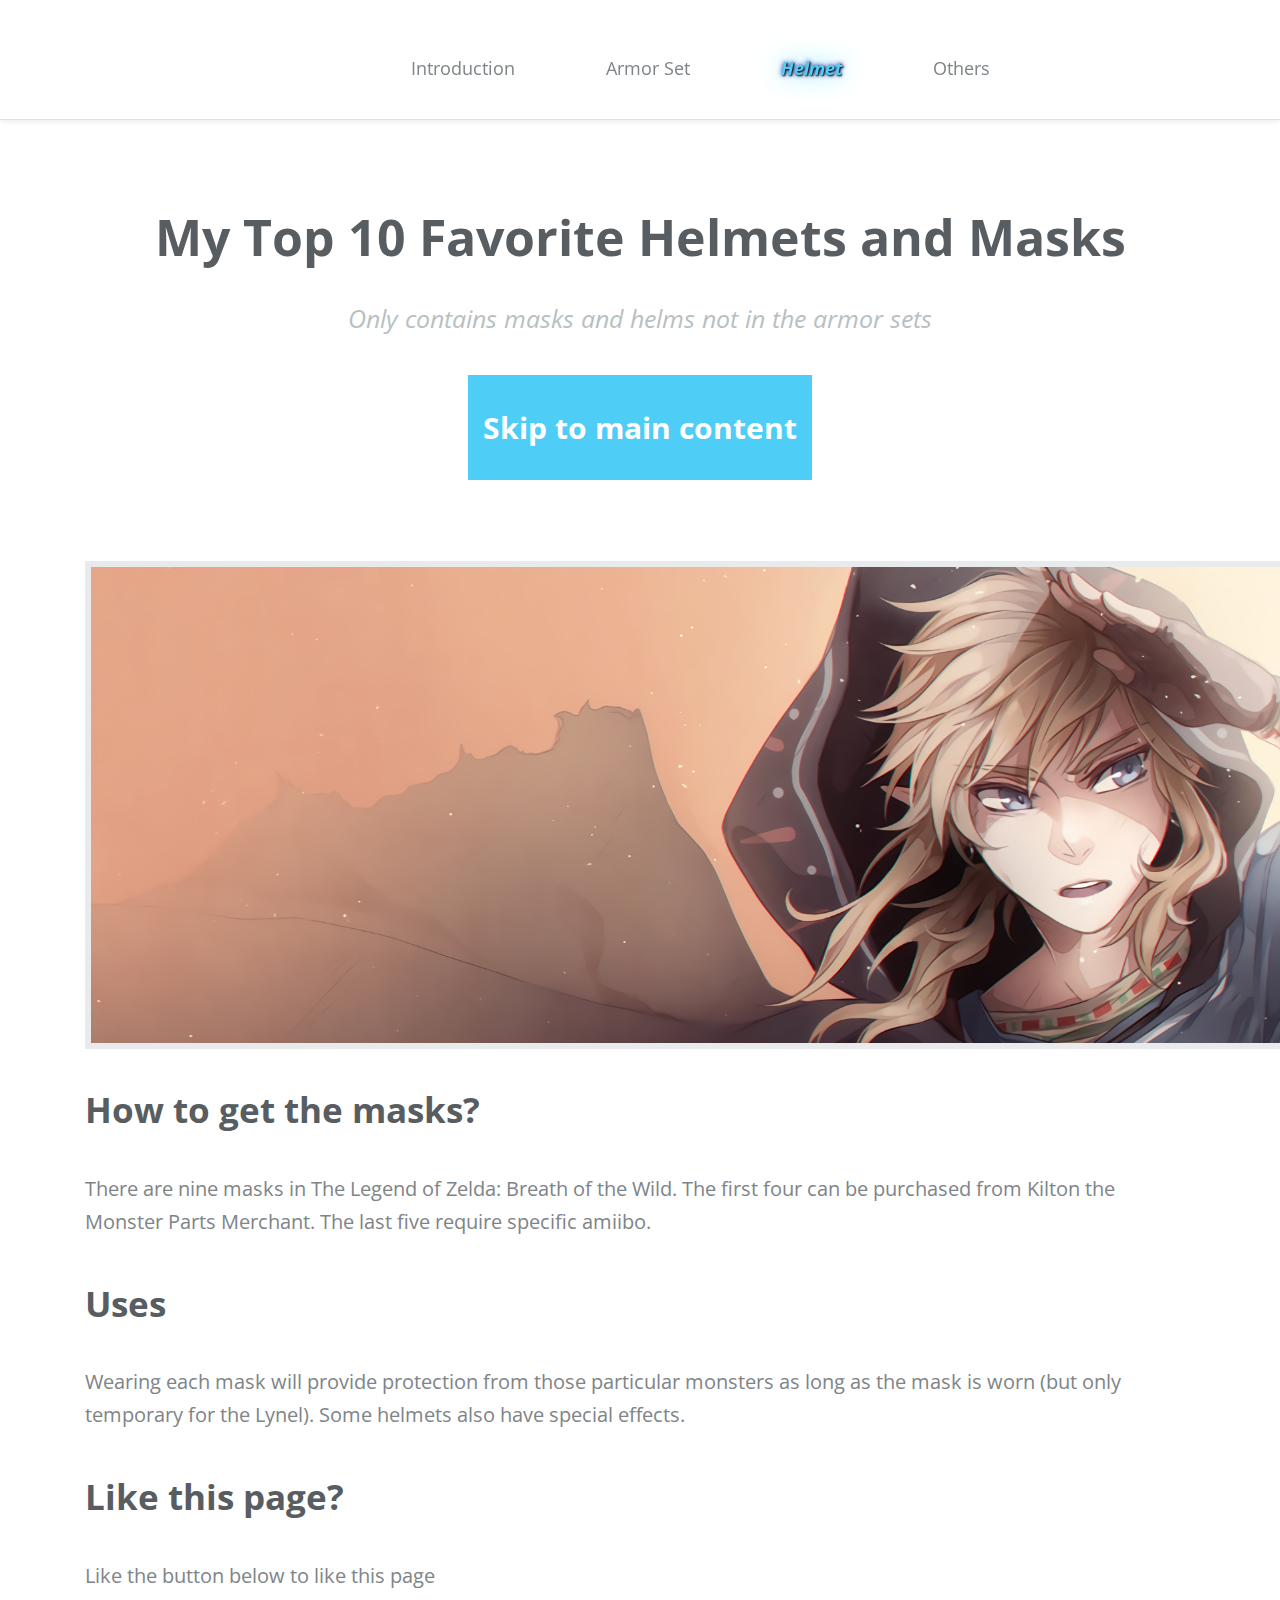
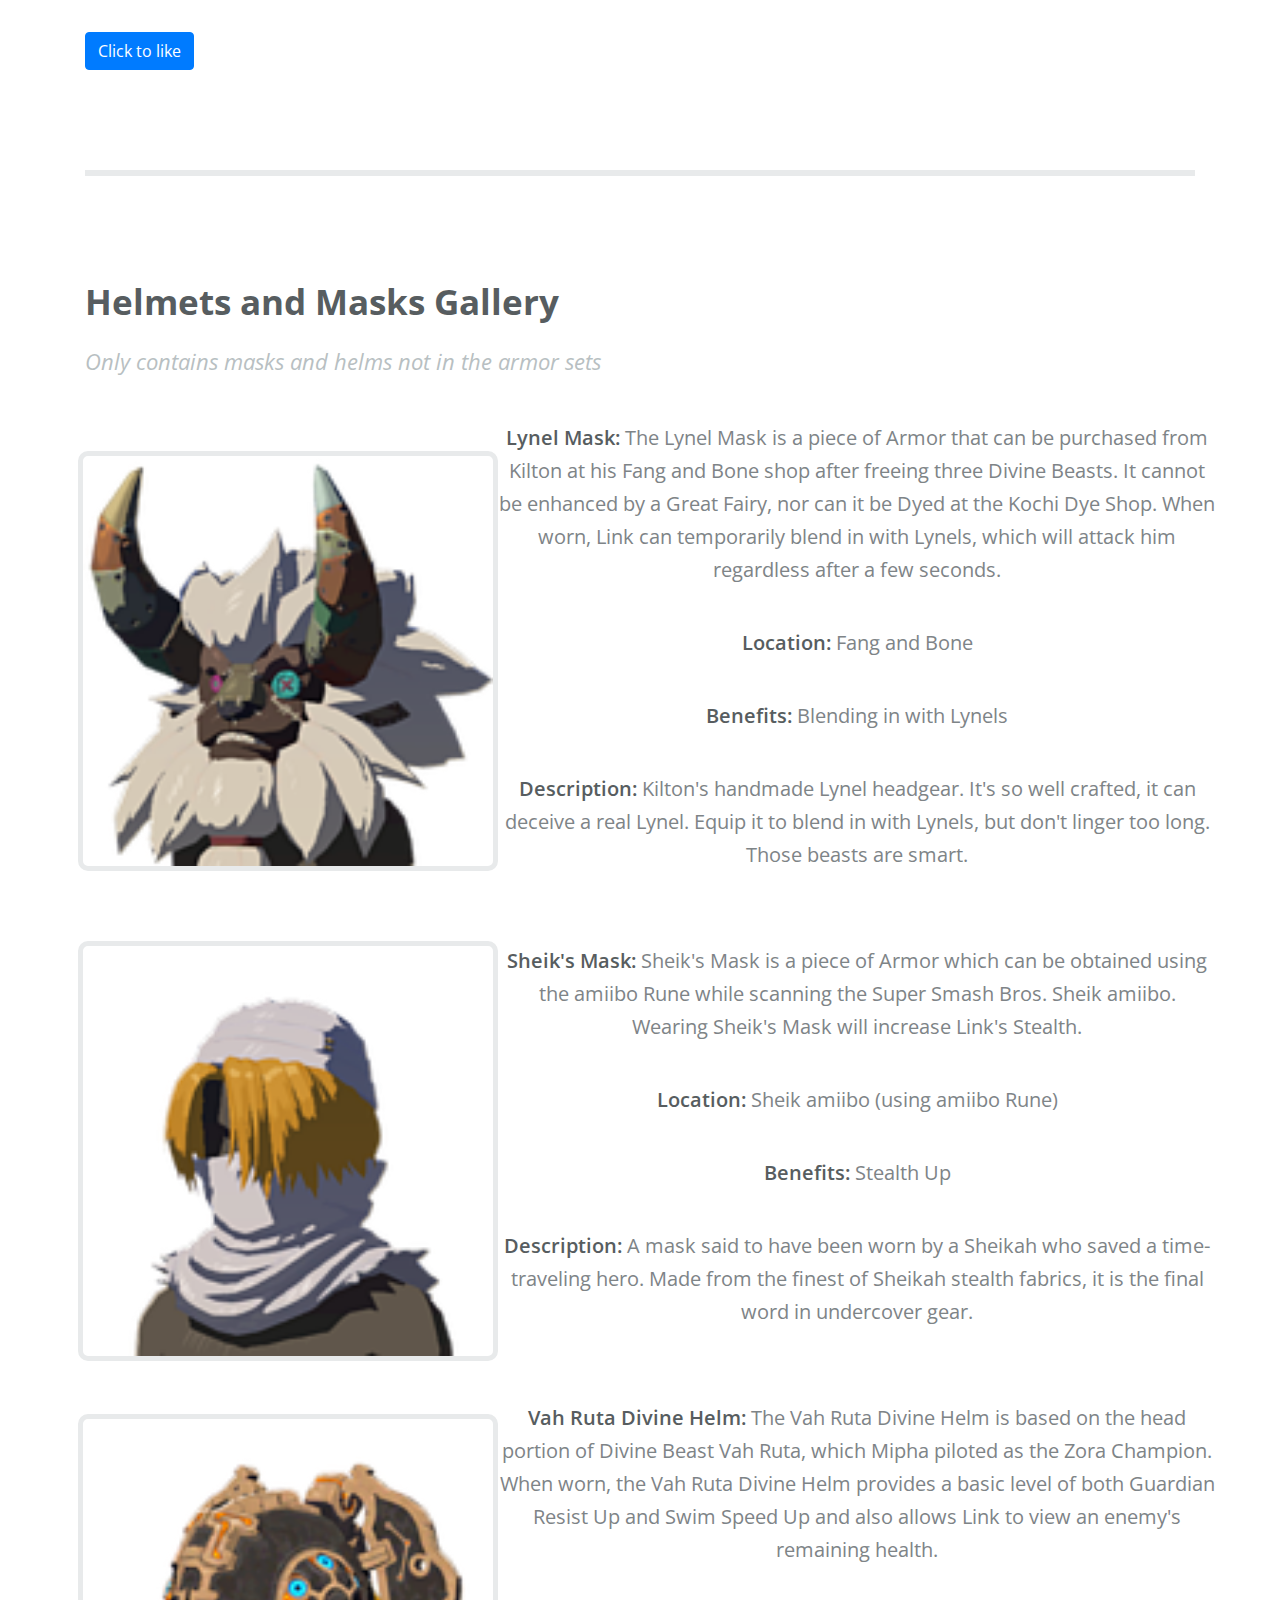
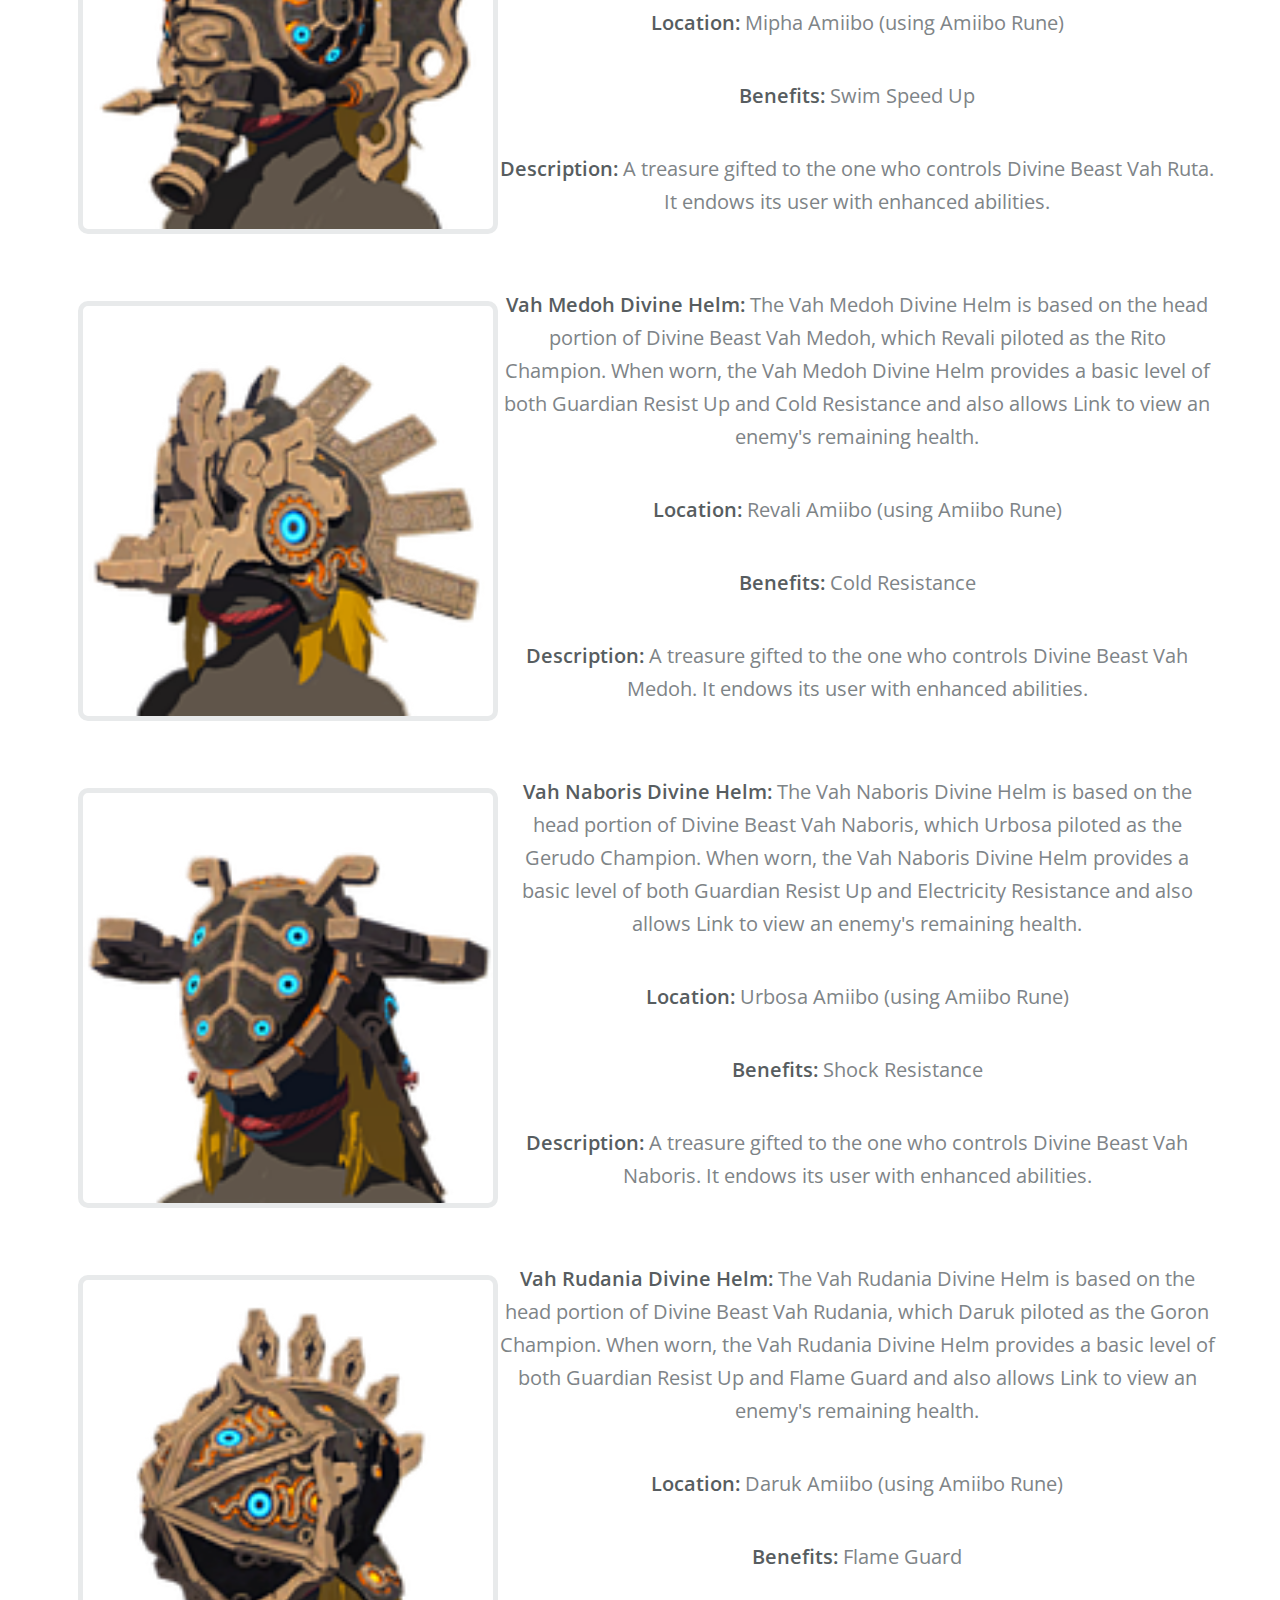
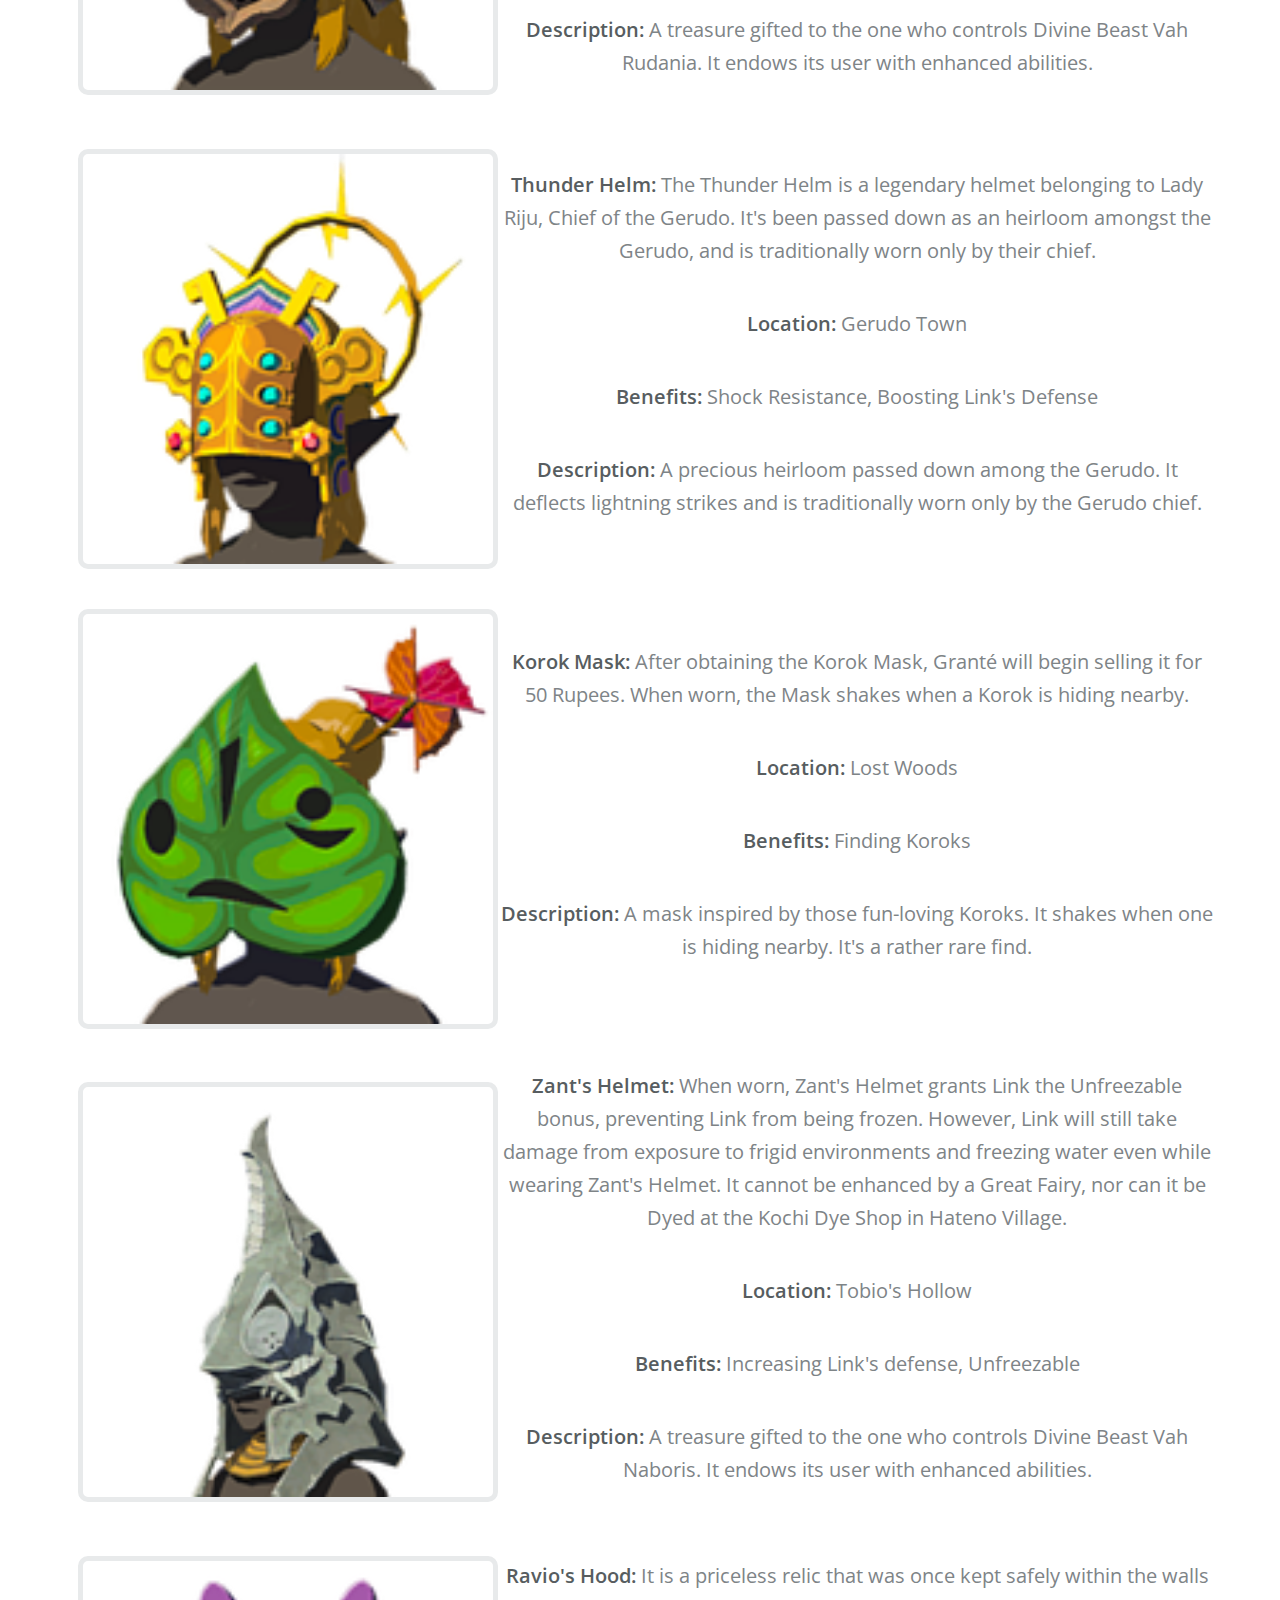
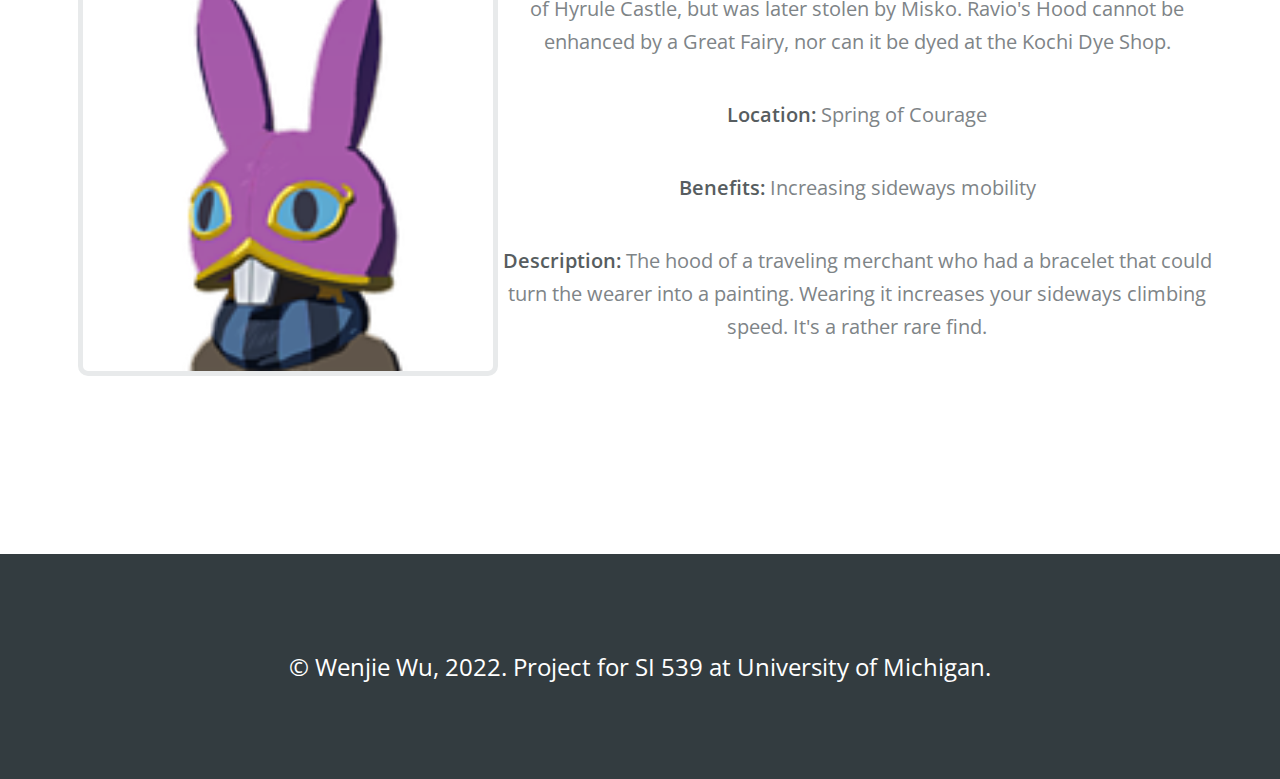
<file: helm.html>
<!DOCTYPE html>

<html lang="en">
	<head>
		<title>SI 539 Project - Helmet</title>
		<meta charset="utf-8" />

		<link rel="icon" href="images/favicon.ico">
		<meta name="viewport" content="width=device-width, initial-scale=1.0">

		<link rel="stylesheet" href="https://cdnjs.cloudflare.com/ajax/libs/font-awesome/4.7.0/css/font-awesome.min.css">
		<link rel="stylesheet" href="css/html5reset.css">
		<link rel="stylesheet" href="https://cdn.jsdelivr.net/npm/bootstrap@4.3.1/dist/css/bootstrap.min.css" integrity="sha384-ggOyR0iXCbMQv3Xipma34MD+dH/1fQ784/j6cY/iJTQUOhcWr7x9JvoRxT2MZw1T" crossorigin="anonymous">
		<link rel="stylesheet" href="css/main.css" />

		<!-- Global site tag (gtag.js) - Google Analytics -->
		<script async src="https://www.googletagmanager.com/gtag/js?id=G-C3W00FHW7Z"></script>
		<script>
			window.dataLayer = window.dataLayer || [];
			function gtag(){dataLayer.push(arguments);}
			gtag('js', new Date());

			gtag('config', 'G-C3W00FHW7Z');
		</script>

	</head>

	<body>
		<div>

			<!-- Header -->
				<header id="major-header">
					<nav id="major-nav">
						<ul>
							<li><a href="index.html">Introduction</a></li>
							<li><a href = "armor.html">Armor Set</a></li>
							<li class="active"><a href = "helm.html">Helmet</a></li>
							<li><a href = "others.html">Others</a></li>
						</ul>
					</nav>
				</header>

			<!-- Main -->
				<main id="main" class="wrapper style2">
					<header class="major">
						<h1>My Top 10 Favorite Helmets and Masks</h1>
						<p>Only contains masks and helms not in the armor sets</p>
						<h2 class="skip"><a href="#skip">Skip to main content</a></h2>
					</header>

					<div class="container">

						<!-- Content -->
							<section id="content">
								<img class='major-banner' src="images/bannerHelm.png" alt="Picture of Link" />

								<h2>How to get the masks?</h2>
								<p>There are nine masks in The Legend of Zelda: Breath of the Wild. The first four can be purchased from Kilton the Monster Parts Merchant. The last five require specific amiibo.</p>
															
								<h2>Uses</h2>
								<p>Wearing each mask will provide protection from those particular monsters as long as the mask is worn (but only temporary for the Lynel).
									Some helmets also have special effects.
								</p>

								<h2>Like this page?</h2>
								<p>Like the button below to like this page</p>
								<button type="button" onclick="clickButtonFunction()" class="btn btn-primary" id="clickCounter2">Click to like<span id="clickCounter2"></span></button>
							</section>

						<!-- Extra -->
							<section class='extra' id="skip">
								<header>
									<h2>Helmets and Masks Gallery</h2>
									<p>Only contains masks and helms not in the armor sets</p>
								</header>
															
								<div class="grid">
									<div class="col4">
										<img class="helm" src="images/lynel.png" alt="Picture of Zelda Breath of the Wild lynel helm" />
										
									</div>

									<div class="col8">
										<p><strong>Lynel Mask: </strong>The Lynel Mask is a piece of Armor that can be purchased from Kilton at his Fang and Bone shop after freeing three Divine Beasts. It cannot be enhanced by a Great Fairy, nor can it be Dyed at the Kochi Dye Shop. When worn, Link can temporarily blend in with Lynels, which will attack him regardless after a few seconds.</p>
										<p><strong>Location: </strong>Fang and Bone</p>
										<p><strong>Benefits: </strong>Blending in with Lynels</p>
										<p><strong>Description: </strong>Kilton's handmade Lynel headgear. It's so well crafted, it can deceive a real Lynel. Equip it to blend in with Lynels, but don't linger too long. Those beasts are smart.</p>
									</div>

									<div class="col4">
										<img class="helm" src="images/sheik.png" alt="Picture of Zelda Breath of the Wild sheik helm" />
									</div>

									<div class="col8">
										<p><strong>Sheik's Mask: </strong>Sheik's Mask is a piece of Armor which can be obtained using the amiibo Rune while scanning the Super Smash Bros. Sheik amiibo. Wearing Sheik's Mask will increase Link's Stealth.</p>
										<p><strong>Location: </strong>Sheik amiibo (using amiibo Rune)</p>
										<p><strong>Benefits: </strong>Stealth Up</p>
										<p><strong>Description: </strong>A mask said to have been worn by a Sheikah who saved a time-traveling hero. Made from the finest of Sheikah stealth fabrics, it is the final word in undercover gear.</p>
									</div>

									<div class="col4">
										<img class="helm" src="images/ruta.png" alt="Picture of Zelda Breath of the Wild ruta helm" />
									</div>

									<div class="col8">
										<p><strong>Vah Ruta Divine Helm: </strong>The Vah Ruta Divine Helm is based on the head portion of Divine Beast Vah Ruta, which Mipha piloted as the Zora Champion. When worn, the Vah Ruta Divine Helm provides a basic level of both Guardian Resist Up and Swim Speed Up and also allows Link to view an enemy's remaining health.</p>
										<p><strong>Location: </strong>Mipha Amiibo (using Amiibo Rune)</p>
										<p><strong>Benefits: </strong>Swim Speed Up</p>
										<p><strong>Description: </strong>A treasure gifted to the one who controls Divine Beast Vah Ruta. It endows its user with enhanced abilities.</p>
									</div>

									<div class="col4">
										<img class="helm" src="images/medoh.png" alt="Picture of Zelda Breath of the Wild medoh helm" />
									</div>

									<div class="col8">
										<p><strong>Vah Medoh Divine Helm: </strong>The Vah Medoh Divine Helm is based on the head portion of Divine Beast Vah Medoh, which Revali piloted as the Rito Champion. When worn, the Vah Medoh Divine Helm provides a basic level of both Guardian Resist Up and Cold Resistance and also allows Link to view an enemy's remaining health. </p>
										<p><strong>Location: </strong>Revali Amiibo (using Amiibo Rune)</p>
										<p><strong>Benefits: </strong>Cold Resistance</p>
										<p><strong>Description: </strong>A treasure gifted to the one who controls Divine Beast Vah Medoh. It endows its user with enhanced abilities.</p>
									</div>

									<div class="col4">
										<img class="helm" src="images/naboris.png" alt="Picture of Zelda Breath of the Wild naboris helm" />
									</div>

									<div class="col8">
										<p><strong>Vah Naboris Divine Helm: </strong>The Vah Naboris Divine Helm is based on the head portion of Divine Beast Vah Naboris, which Urbosa piloted as the Gerudo Champion.	When worn, the Vah Naboris Divine Helm provides a basic level of both Guardian Resist Up and Electricity Resistance and also allows Link to view an enemy's remaining health.</p>
										<p><strong>Location: </strong>Urbosa Amiibo (using Amiibo Rune)</p>
										<p><strong>Benefits: </strong>Shock Resistance</p>
										<p><strong>Description: </strong>A treasure gifted to the one who controls Divine Beast Vah Naboris. It endows its user with enhanced abilities.</p>
									</div>

									<div class="col4">
										<img class="helm" src="images/rudania.png" alt="Picture of Zelda Breath of the Wild rudania helm" />
									</div>

									<div class="col8">
										<p><strong>Vah Rudania Divine Helm: </strong>The Vah Rudania Divine Helm is based on the head portion of Divine Beast Vah Rudania, which Daruk piloted as the Goron Champion. When worn, the Vah Rudania Divine Helm provides a basic level of both Guardian Resist Up and Flame Guard and also allows Link to view an enemy's remaining health.</p>
										<p><strong>Location: </strong>Daruk Amiibo (using Amiibo Rune)</p>
										<p><strong>Benefits: </strong>Flame Guard</p>
										<p><strong>Description: </strong>A treasure gifted to the one who controls Divine Beast Vah Rudania. It endows its user with enhanced abilities.</p>
									</div>
								
									<div class="col4">
										<img class="helm" src="images/thunder.png" alt="Picture of Zelda Breath of the Wild thunder helm" />
									</div>

									<div class="col8">
										<p><strong>Thunder Helm: </strong>The Thunder Helm is a legendary helmet belonging to Lady Riju, Chief of the Gerudo. It's been passed down as an heirloom amongst the Gerudo, and is traditionally worn only by their chief.</p>
										<p><strong>Location: </strong>Gerudo Town</p>
										<p><strong>Benefits: </strong>Shock Resistance, Boosting Link's Defense</p>
										<p><strong>Description: </strong>A precious heirloom passed down among the Gerudo. It deflects lightning strikes and is traditionally worn only by the Gerudo chief.</p>
									</div>

									<div class="col4">
										<img class="helm" src="images/korok.png" alt="Picture of Zelda Breath of the Wild korok helm" />
									</div>

									<div class="col8">
										<p><strong>Korok Mask: </strong>After obtaining the Korok Mask, Granté will begin selling it for 50 Rupees. When worn, the Mask shakes when a Korok is hiding nearby.</p>
										<p><strong>Location: </strong>Lost Woods</p>
										<p><strong>Benefits: </strong>Finding Koroks</p>
										<p><strong>Description: </strong>A mask inspired by those fun-loving Koroks. It shakes when one is hiding nearby. It's a rather rare find.</p>
									</div>

									<div class="col4">
										<img class="helm" src="images/zant.png" alt="Picture of Zelda Breath of the Wild zant helm" />
									</div>

									<div class="col8">
										<p><strong>Zant's Helmet: </strong>When worn, Zant's Helmet grants Link the Unfreezable bonus, preventing Link from being frozen. However, Link will still take damage from exposure to frigid environments and freezing water even while wearing Zant's Helmet. It cannot be enhanced by a Great Fairy, nor can it be Dyed at the Kochi Dye Shop in Hateno Village.</p>
										<p><strong>Location: </strong>Tobio's Hollow</p>
										<p><strong>Benefits: </strong>Increasing Link's defense, Unfreezable</p>
										<p><strong>Description: </strong>A treasure gifted to the one who controls Divine Beast Vah Naboris. It endows its user with enhanced abilities.</p>
									</div>

									<div class="col4">
										<img class="helm" src="images/ravio.png" alt="Picture of Zelda Breath of the Wild ravio helm" />
									</div>

									<div class="col8">
										<p><strong>Ravio's Hood: </strong>It is a priceless relic that was once kept safely within the walls of Hyrule Castle, but was later stolen by Misko. Ravio's Hood cannot be enhanced by a Great Fairy, nor can it be dyed at the Kochi Dye Shop.</p>
										<p><strong>Location: </strong>Spring of Courage</p>
										<p><strong>Benefits: </strong>Increasing sideways mobility</p>
										<p><strong>Description: </strong>The hood of a traveling merchant who had a bracelet that could turn the wearer into a painting. Wearing it increases your sideways climbing speed. It's a rather rare find.</p>
									</div>
									</div>
								</div>
							</div>
						</section>
					</div>
				</section>

			<!-- Footer -->
			<footer id="footer">
				&copy; Wenjie Wu, 2022. Project for SI 539 at University of Michigan.
			</footer>
		</div>

		<script type="text/javascript">
			 // This function increases the count
			function clickButtonFunction() {
			
				//Check to see if the localstorage variable exists. If it does not, this is the first time coming to the page, and we need to initalize it to 0
				if (localStorage.getItem("clickCounter2") === null) {
				// Store
				localStorage.setItem("clickCounter2", "0");
				}
			
				// Get the value from local storage
				var value = parseInt(localStorage.getItem("clickCounter2"));
			
				// Incrememtnt the count by 1
				var newValue = value + 1
			
				//Write the value back to local storage
				localStorage.setItem("clickCounter2", newValue);
			
				// Write the value to the div
				document.getElementById("clickCounter2").innerHTML = newValue + " Likes"
			
			}
		</script>	
	</body>
</html>
</file>
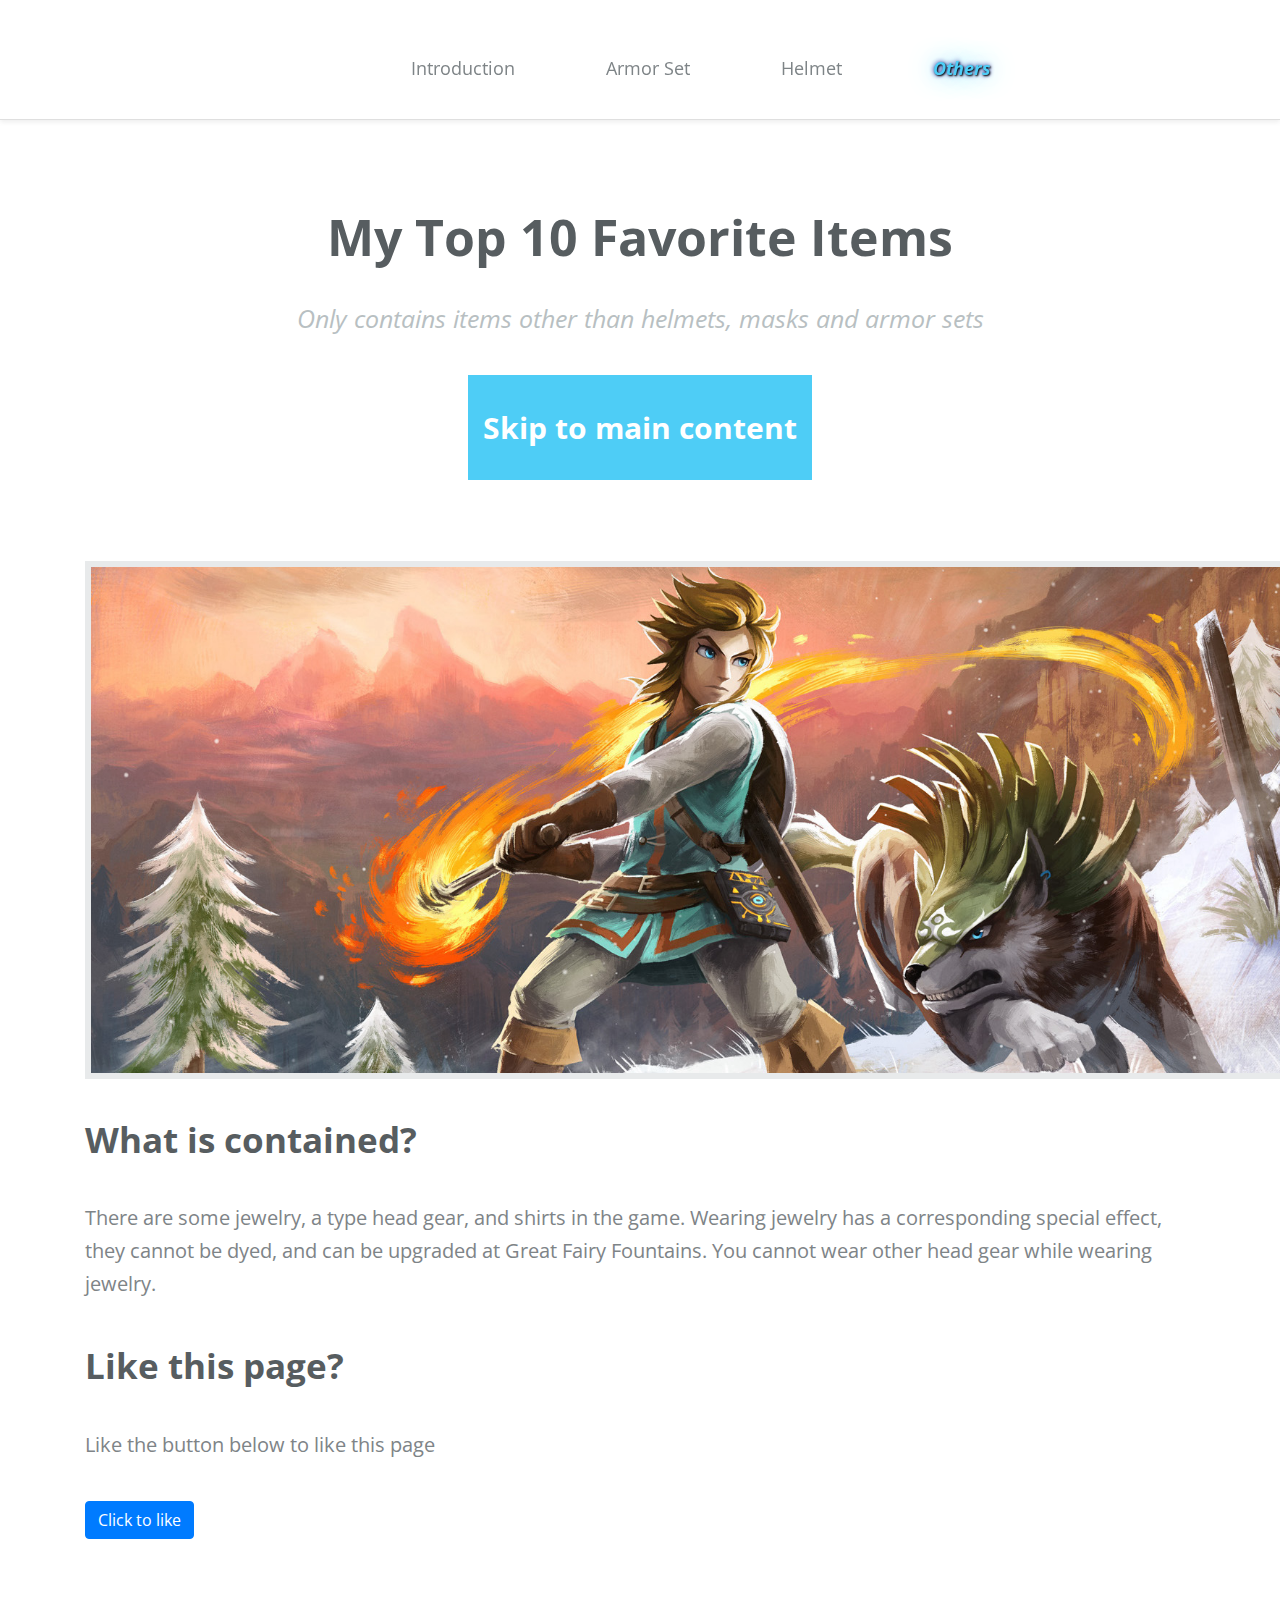
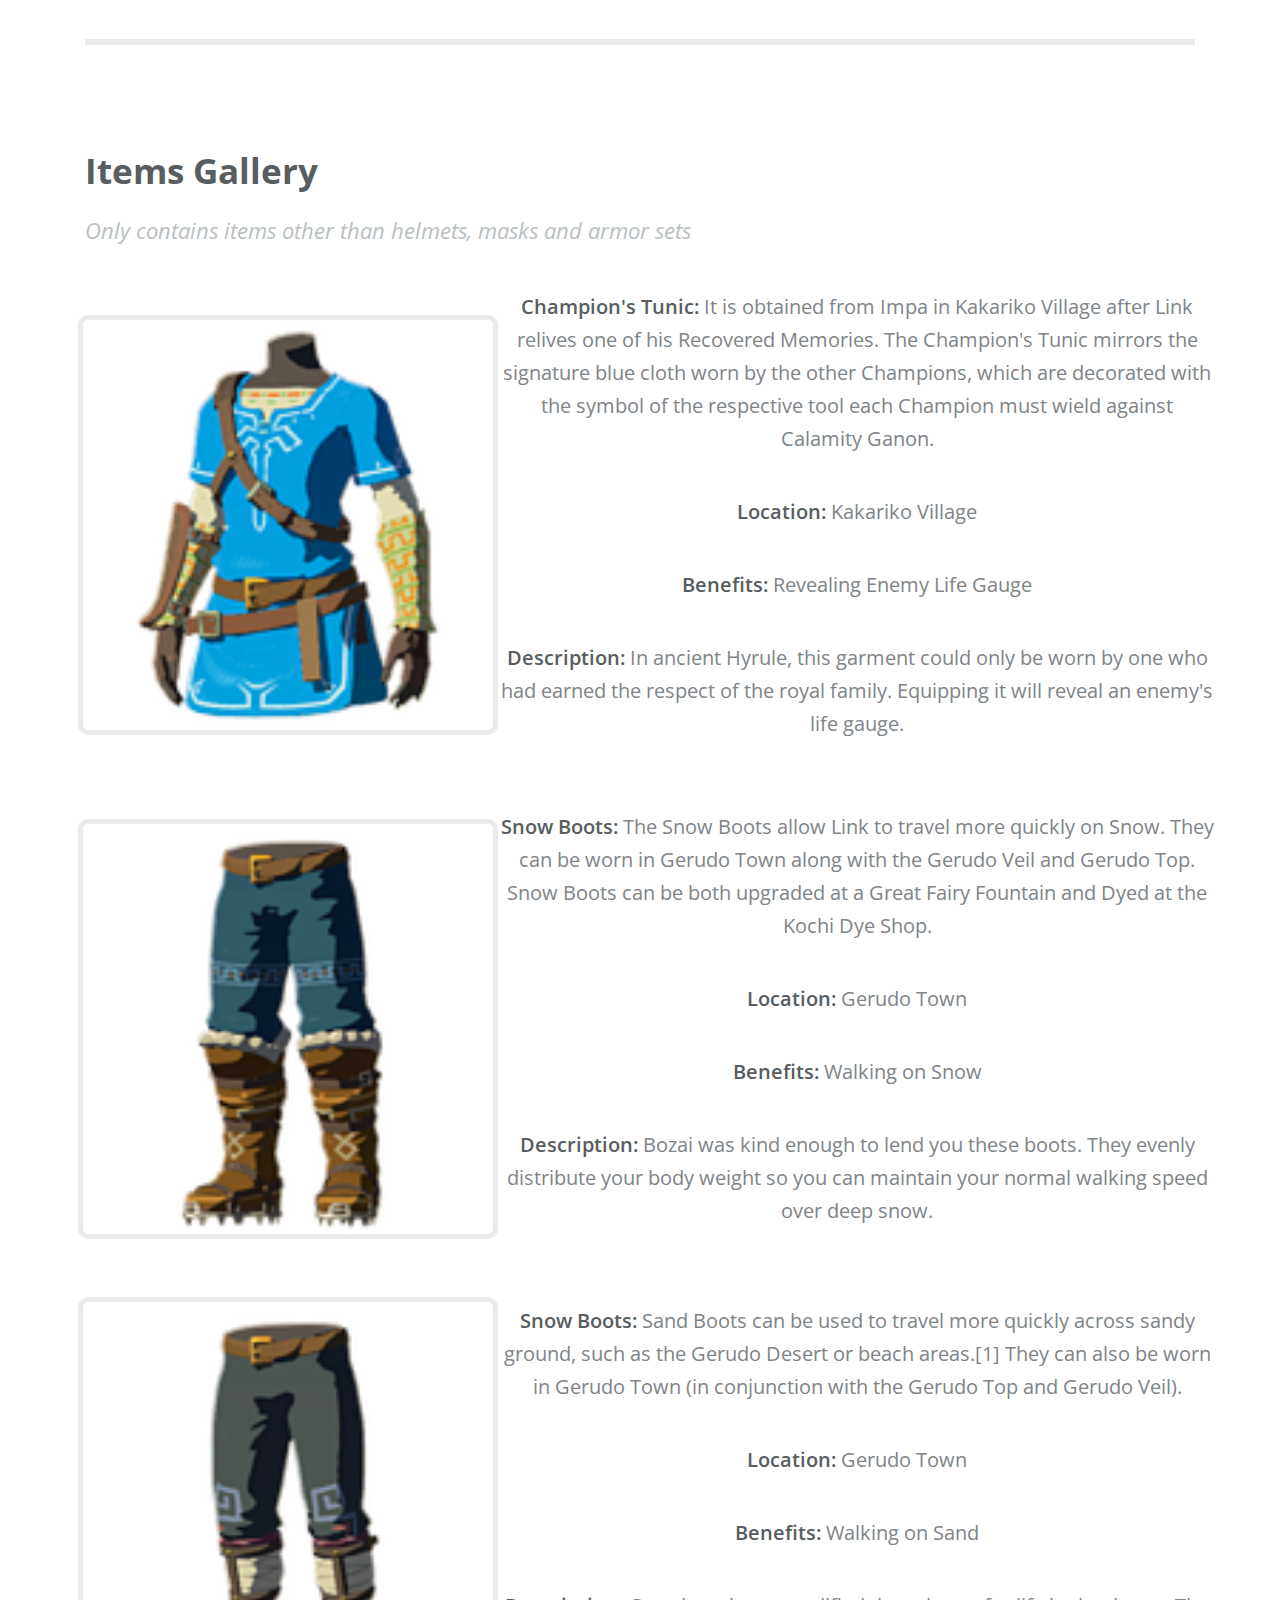
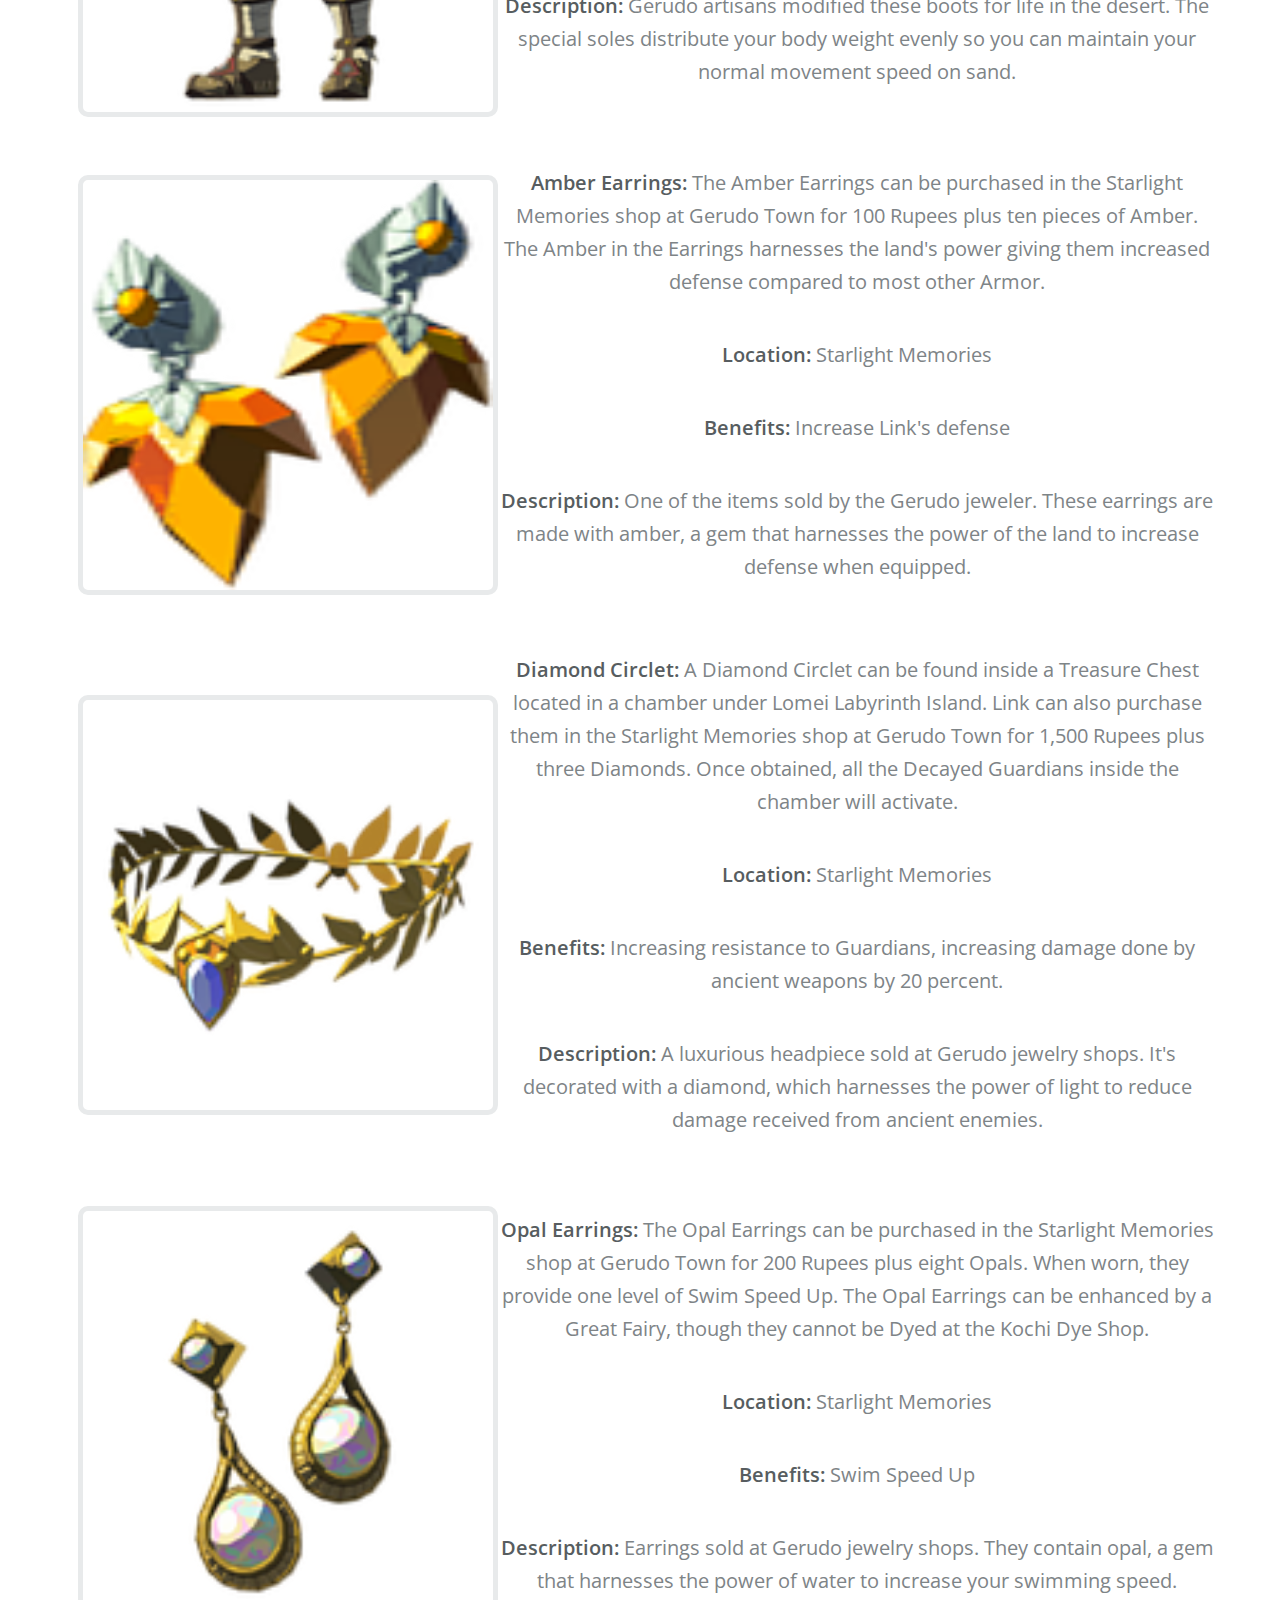
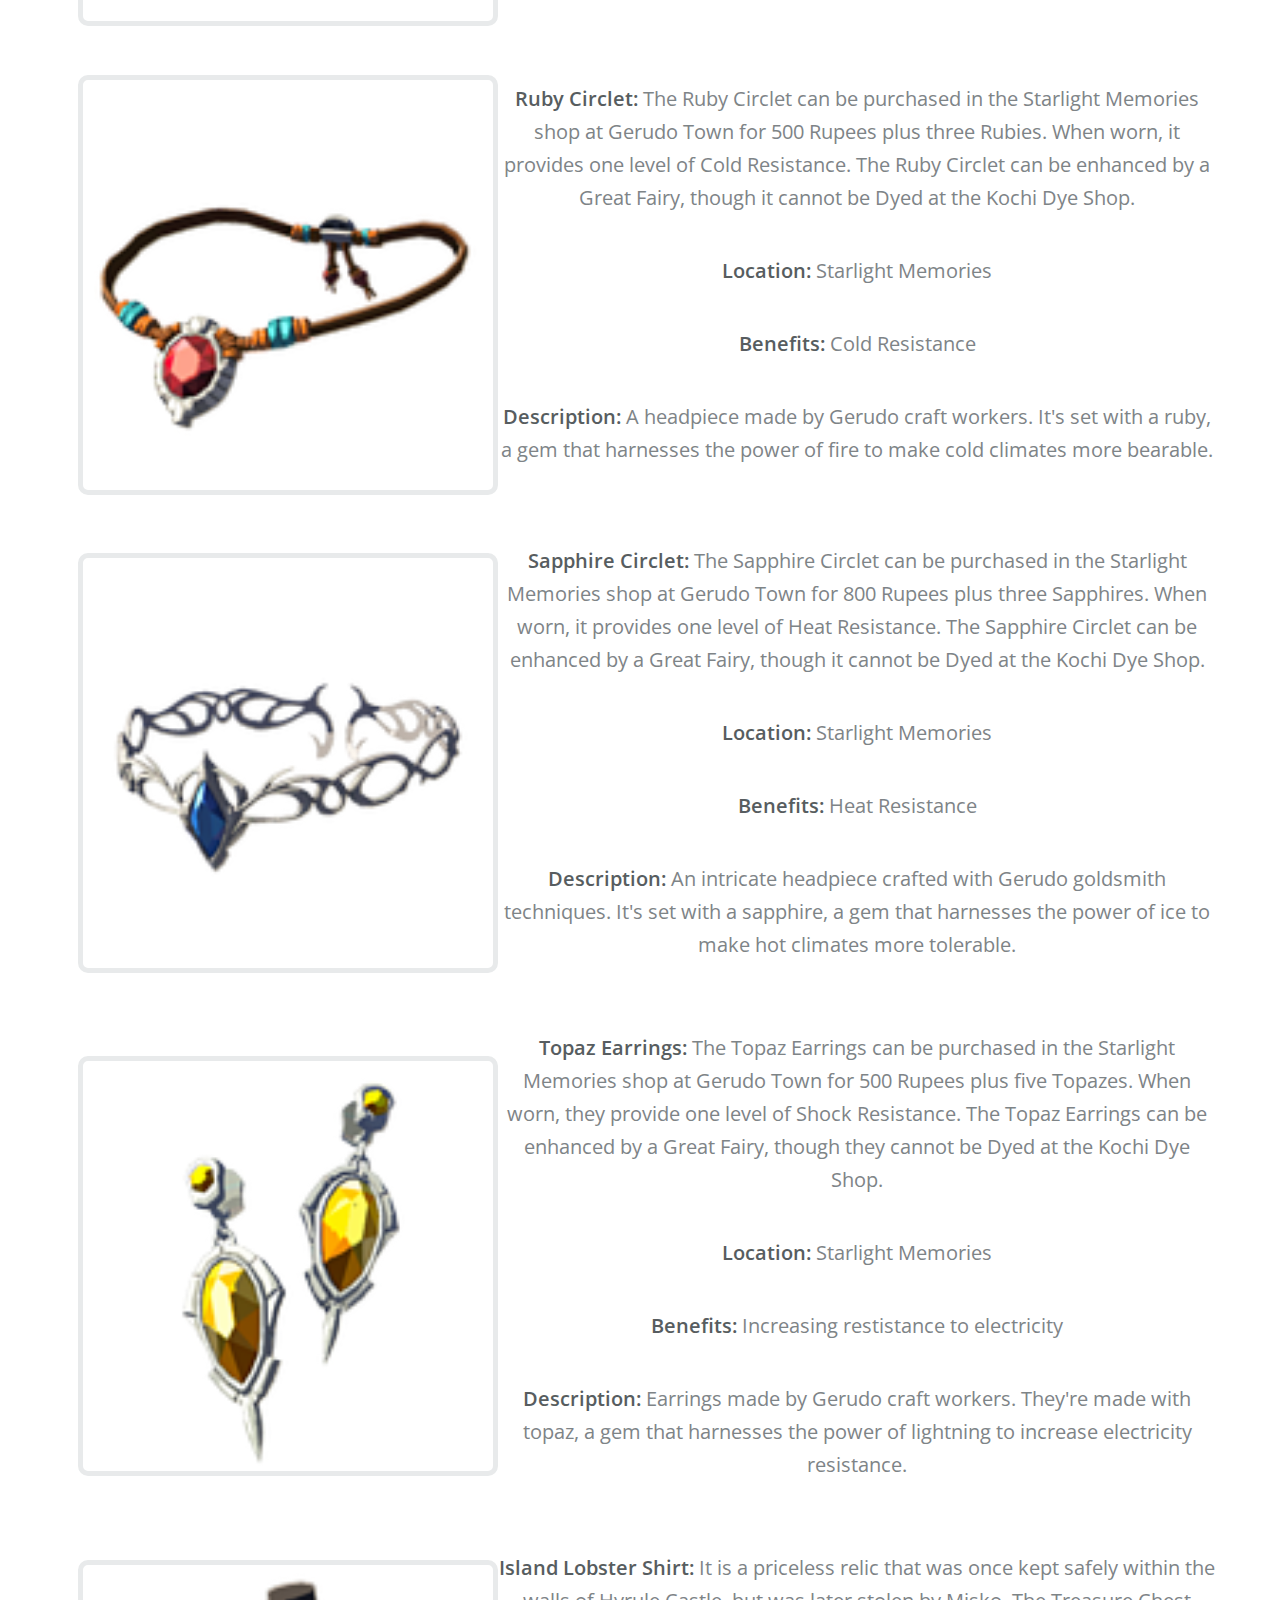
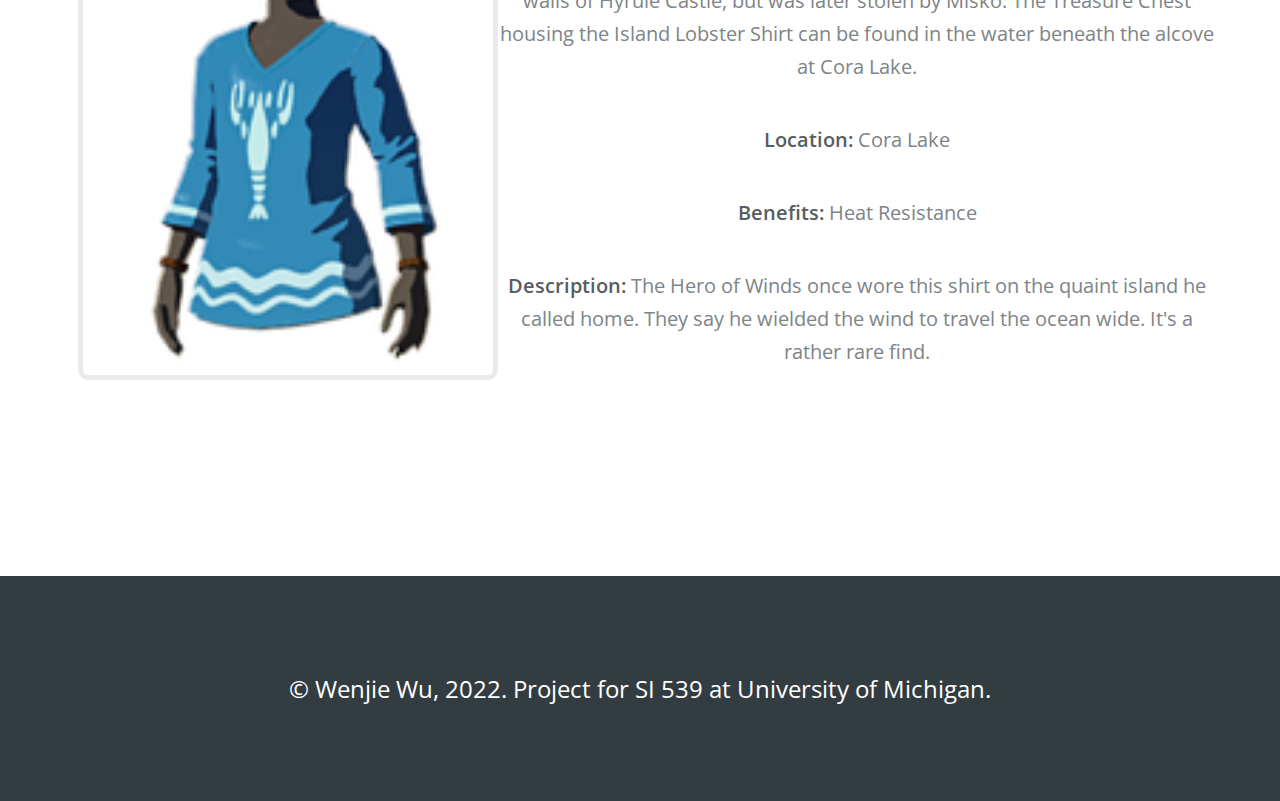
<file: others.html>
<!DOCTYPE html>

<html lang="en">
	<head>
		<title>SI 539 Project - Others</title>
		<meta charset="utf-8" />
		<link rel="icon" href="images/favicon.ico">
		<meta name="viewport" content="width=device-width, initial-scale=1.0">

		<link rel="stylesheet" href="https://cdnjs.cloudflare.com/ajax/libs/font-awesome/4.7.0/css/font-awesome.min.css">
		<link rel="stylesheet" href="https://cdn.jsdelivr.net/npm/bootstrap@4.3.1/dist/css/bootstrap.min.css" integrity="sha384-ggOyR0iXCbMQv3Xipma34MD+dH/1fQ784/j6cY/iJTQUOhcWr7x9JvoRxT2MZw1T" crossorigin="anonymous">
		<link rel="stylesheet" href="css/html5reset.css">
		<link rel="stylesheet" href="css/main.css" />

		<!-- Global site tag (gtag.js) - Google Analytics -->
		<script async src="https://www.googletagmanager.com/gtag/js?id=G-C3W00FHW7Z"></script>
		<script>
			window.dataLayer = window.dataLayer || [];
			function gtag(){dataLayer.push(arguments);}
			gtag('js', new Date());

			gtag('config', 'G-C3W00FHW7Z');
		</script>
	</head>

	<body>
		<div>

			<!-- Header -->
				<header id="major-header">
					<nav id="major-nav">
						<ul>
							<li><a href="index.html">Introduction</a></li>
							<li><a href = "armor.html">Armor Set</a></li>
							<li><a href = "helm.html">Helmet</a></li>
							<li class="active"><a href = "others.html">Others</a></li>
						</ul>
					</nav>
				</header>

			<!-- Main -->
				<main id="main" class="wrapper style2">
					<header class="major">
						<h1>My Top 10 Favorite Items</h1>
						<p>Only contains items other than helmets, masks and armor sets</p>
						<h2 class="skip"><a href="#skip">Skip to main content</a></h2>
					</header>

					<div class="container">

						<!-- Content -->
							<section id="content">
								<img class='major-banner' src="images/bannerOther.jpg" alt="Picture of Link and his wolf" />

								<h2>What is contained?</h2>
								<p>There are some jewelry, a type head gear, and shirts in the game. Wearing jewelry has a corresponding special effect, they cannot be dyed, and can be upgraded at Great Fairy Fountains.  
									You cannot wear other head gear while wearing jewelry.</p>
								</p>

								<h2>Like this page?</h2>
								<p>Like the button below to like this page</p>
								<button type="button" onclick="clickButtonFunction()" class="btn btn-primary" id="clickCounter">Click to like<span id="clickCounter"></span></button>
							</section>

						<!-- Extra -->
							<section class='extra' id="skip">
								<header>
									<h2>Items Gallery</h2>
									<p>Only contains items other than helmets, masks and armor sets</p>
								</header>
															
								<div class="grid">
									<div class="col4">
										<img class="helm" src="images/champion.png" alt="Picture of Zelda Breath of the Wild champion" />
									</div>

									<div class="col8">
										<p><strong>Champion's Tunic: </strong>It is obtained from Impa in Kakariko Village after Link relives one of his Recovered Memories. The Champion's Tunic mirrors the signature blue cloth worn by the other Champions, which are decorated with the symbol of the respective tool each Champion must wield against Calamity Ganon.</p>
										<p><strong>Location: </strong>Kakariko Village</p>
										<p><strong>Benefits: </strong>Revealing Enemy Life Gauge</p>
										<p><strong>Description: </strong>In ancient Hyrule, this garment could only be worn by one who had earned the respect of the royal family. Equipping it will reveal an enemy's life gauge.</p>
									</div>

									<div class="col4">
										<img class="helm" src="images/snowboots.png" alt="Picture of Zelda Breath of the Wild snowboots" />
									</div>

									<div class="col8">
										<p><strong>Snow Boots: </strong>The Snow Boots allow Link to travel more quickly on Snow. They can be worn in Gerudo Town along with the Gerudo Veil and Gerudo Top. Snow Boots can be both upgraded at a Great Fairy Fountain and Dyed at the Kochi Dye Shop.</p>
										<p><strong>Location: </strong>Gerudo Town</p>
										<p><strong>Benefits: </strong>Walking on Snow</p>
										<p><strong>Description: </strong>Bozai was kind enough to lend you these boots. They evenly distribute your body weight so you can maintain your normal walking speed over deep snow.</p>
									</div>

									<div class="col4">
										<img class="helm" src="images/sandboots.png" alt="Picture of Zelda Breath of the Wild sandboots" />
									</div>

									<div class="col8">
										<p><strong>Snow Boots: </strong>Sand Boots can be used to travel more quickly across sandy ground, such as the Gerudo Desert or beach areas.[1] They can also be worn in Gerudo Town (in conjunction with the Gerudo Top and Gerudo Veil).</p>
										<p><strong>Location: </strong>Gerudo Town</p>
										<p><strong>Benefits: </strong>Walking on Sand</p>
										<p><strong>Description: </strong>Gerudo artisans modified these boots for life in the desert. The special soles distribute your body weight evenly so you can maintain your normal movement speed on sand.</p>
									</div>

									<div class="col4">
										<img class="helm" src="images/amber.png" alt="Picture of Zelda Breath of the Wild amber earrings" />
									</div>

									<div class="col8">
										<p><strong>Amber Earrings: </strong>The Amber Earrings can be purchased in the Starlight Memories shop at Gerudo Town for 100 Rupees plus ten pieces of Amber. The Amber in the Earrings harnesses the land's power giving them increased defense compared to most other Armor.</p>
										<p><strong>Location: </strong>Starlight Memories</p>
										<p><strong>Benefits: </strong>Increase Link's defense</p>
										<p><strong>Description: </strong>One of the items sold by the Gerudo jeweler. These earrings are made with amber, a gem that harnesses the power of the land to increase defense when equipped.</p>
									</div>

									<div class="col4">
										<img class="helm" src="images/diamond.png" alt="Picture of Zelda Breath of the Wild diamond Circlet" />
									</div>

									<div class="col8">
										<p><strong>Diamond Circlet: </strong>A Diamond Circlet can be found inside a Treasure Chest located in a chamber under Lomei Labyrinth Island. Link can also purchase them in the Starlight Memories shop at Gerudo Town for 1,500 Rupees plus three Diamonds. Once obtained, all the Decayed Guardians inside the chamber will activate. </p>
										<p><strong>Location: </strong>Starlight Memories</p>
										<p><strong>Benefits: </strong>Increasing resistance to Guardians, increasing damage done by ancient weapons by 20 percent.</p>
										<p><strong>Description: </strong>A luxurious headpiece sold at Gerudo jewelry shops. It's decorated with a diamond, which harnesses the power of light to reduce damage received from ancient enemies.</p>
									</div>

									<div class="col4">
										<img class="helm" src="images/opal.png" alt="Picture of Zelda Breath of the Wild opal earrings" />
									</div>

									<div class="col8">
										<p><strong>Opal Earrings: </strong>The Opal Earrings can be purchased in the Starlight Memories shop at Gerudo Town for 200 Rupees plus eight Opals. When worn, they provide one level of Swim Speed Up. The Opal Earrings can be enhanced by a Great Fairy, though they cannot be Dyed at the Kochi Dye Shop.</p>
										<p><strong>Location: </strong>Starlight Memories</p>
										<p><strong>Benefits: </strong>Swim Speed Up</p>
										<p><strong>Description: </strong>Earrings sold at Gerudo jewelry shops. They contain opal, a gem that harnesses the power of water to increase your swimming speed.</p>
									</div>

									<div class="col4">
										<img class="helm" src="images/ruby.png" alt="Picture of Zelda Breath of the Wild ruby Circlet" />
									</div>

									<div class="col8">
										<p><strong>Ruby Circlet: </strong>The Ruby Circlet can be purchased in the Starlight Memories shop at Gerudo Town for 500 Rupees plus three Rubies. When worn, it provides one level of Cold Resistance. The Ruby Circlet can be enhanced by a Great Fairy, though it cannot be Dyed at the Kochi Dye Shop.</p>
										<p><strong>Location: </strong>Starlight Memories</p>
										<p><strong>Benefits: </strong>Cold Resistance</p>
										<p><strong>Description: </strong>A headpiece made by Gerudo craft workers. It's set with a ruby, a gem that harnesses the power of fire to make cold climates more bearable.</p>
									</div>

									<div class="col4">
										<img class="helm" src="images/sapphire.png" alt="Picture of Zelda Breath of the Wild sapphire Circlet" />
									</div>

									<div class="col8">
										<p><strong>Sapphire Circlet: </strong>The Sapphire Circlet can be purchased in the Starlight Memories shop at Gerudo Town for 800 Rupees plus three Sapphires. When worn, it provides one level of Heat Resistance. The Sapphire Circlet can be enhanced by a Great Fairy, though it cannot be Dyed at the Kochi Dye Shop.</p>
										<p><strong>Location: </strong>Starlight Memories</p>
										<p><strong>Benefits: </strong>Heat Resistance</p>
										<p><strong>Description: </strong>An intricate headpiece crafted with Gerudo goldsmith techniques. It's set with a sapphire, a gem that harnesses the power of ice to make hot climates more tolerable.</p>
									</div>

									<div class="col4">
										<img class="helm" src="images/topaz.png" alt="Picture of Zelda Breath of the Wild topaz Circlet" />
									</div>

									<div class="col8">
										<p><strong>Topaz Earrings: </strong>The Topaz Earrings can be purchased in the Starlight Memories shop at Gerudo Town for 500 Rupees plus five Topazes. When worn, they provide one level of Shock Resistance. The Topaz Earrings can be enhanced by a Great Fairy, though they cannot be Dyed at the Kochi Dye Shop.</p>
										<p><strong>Location: </strong>Starlight Memories</p>
										<p><strong>Benefits: </strong>Increasing restistance to electricity</p>
										<p><strong>Description: </strong>Earrings made by Gerudo craft workers. They're made with topaz, a gem that harnesses the power of lightning to increase electricity resistance.</p>
									</div>

									<div class="col4">
										<img class="helm" src="images/island.png" alt="Picture of Zelda Breath of the Wild island shirt" />
									</div>

									<div class="col8">
										<p><strong>Island Lobster Shirt: </strong>It is a priceless relic that was once kept safely within the walls of Hyrule Castle, but was later stolen by Misko. The Treasure Chest housing the Island Lobster Shirt can be found in the water beneath the alcove at Cora Lake.</p>
										<p><strong>Location: </strong>Cora Lake</p>
										<p><strong>Benefits: </strong>Heat Resistance</p>
										<p><strong>Description: </strong>The Hero of Winds once wore this shirt on the quaint island he called home. They say he wielded the wind to travel the ocean wide. It's a rather rare find.</p>
									</div>
									</div>
								</div>
							</div>
						</section>
					</div>
				</section>

			<!-- Footer -->
			<footer id="footer">
				&copy; Wenjie Wu, 2022. Project for SI 539 at University of Michigan.
			</footer>
		</div>

		<script type="text/javascript">
			// This function increases the count
		   function clickButtonFunction() {
		   
			   //Check to see if the localstorage variable exists. If it does not, this is the first time coming to the page, and we need to initalize it to 0
			   if (localStorage.getItem("clickCounter") === null) {
			   // Store
			   localStorage.setItem("clickCounter", "0");
			   }
		   
			   // Get the value from local storage
			   var value = parseInt(localStorage.getItem("clickCounter"));
		   
			   // Incrememtnt the count by 1
			   var newValue = value + 1
		   
			   //Write the value back to local storage
			   localStorage.setItem("clickCounter", newValue);
		   
			   // Write the value to the div
			   document.getElementById("clickCounter").innerHTML = newValue + " Likes"
		   
		   }
	   </script>	
	</body>
</html>
</file>
<file: css/main.css>
/* Font */
@import url("https://fonts.googleapis.com/css?family=Open+Sans:400,600,400italic,600italic|Open+Sans+Condensed:300,700");

/* Basic */
body{
	background: #ffffff;
	vertical-align: baseline;
	color: #7e8487;
	font-family: "Open Sans", Helvetica, sans-serif;
	font-size: 15pt;
	font-weight: 400;
	line-height: 1.65em;
	width:100%;
}

a {
	color: #4ecdf6;
	text-decoration: underline;
}

a:hover {
	color: #4ecdf6;
	text-decoration: none;
}

strong {
	color: #575d60;
	font-weight: 600;
}

p {
	margin: 0 0 2em 0;
}

h1,
h2,
h3,
h4,
h5,
h6 {
	color: #575d60;
	font-family: "Open Sans Condensed", sans-serif;
	font-weight: 700;
	line-height: 1em;
	margin: 0 0 1em 0;
}

h1 span,
h2 span,
h3 span,
h4 span,
h5 span,
h6 span {
	font-weight: 300;
}

h1 a,
h2 a,
h3 a,
h4 a,
h5 a,
h6 a {
	color: inherit;
	text-decoration: none;
}

h1 {
	font-size: 2em;
	line-height: 1.5em;
}

h2 {
	font-size: 1.75em;
	line-height: 1.5em;
}

h3 {
	font-size: 1.35em;
	line-height: 1.5em;
}

h4 {
	font-size: 1.1em;
	line-height: 1.5em;
}

h5 {
	font-size: 0.9em;
	line-height: 1.5em;
}

h6 {
	font-size: 0.7em;
	line-height: 1.5em;
}

.container{
	margin: 0 auto;
	width: 100%;
}

/* Flex */

.row {
	display: flex;
	flex-wrap: wrap;
	flex-direction: row;
	box-sizing: border-box;
	align-items: stretch;
	margin-top: 0;
	align-items: center;
	justify-content: center;
}
[class*="col-"] {
    width: 100%;
	text-align: center;
	text-justify: center;
	align-content: center;
	justify-content: center;
}

[class*="col-"] img{
	display: block;
	margin-left: auto;
	margin-right: auto;
}



/* Grid */

.grid {
	display: grid;
	box-sizing: border-box;
	align-items: stretch;
	margin-top: 0;
	margin-left: -3.5em;
	grid-template-columns: repeat(1fr,12);
	row-gap: 20px;
}


[class*="col"]{
    width: 100%;
	text-align: center;
	text-justify: center;
	align-content: center;
	justify-content: center;
	grid-column: 1 / span 12;
	margin-left: 40px;
}


/* Section */

section h3 {
	margin-top: 0.5em;
}

section div p {
	margin-top: 0.5em;
}

header p {
	color: #b8bfc2;
	font-style: italic;
	margin: 0 0 1.5em 0;
	position: relative;
}

header h1+p {
	font-size: 1.25em;
	line-height: 1.5em;
	margin-top: -1em;
}

header h3+p,
header h2+p {
	font-size: 1.1em;
	line-height: 1.5em;
	margin-top: -0.85em;
}

header h4+p,
header h5+p,
header h6+p {
	font-size: 0.9em;
	line-height: 1.5em;
	margin-top: -0.75em;
}

/* Image */

section>img:nth-child(2n) {
	position: relative;
	display: block;
	border: solid 6px #e8eaeb;
	width: 330px;
	height: auto;

}


img:hover {
	box-shadow: 10px 10px #516066;
}


.wiki {
	position: relative;
	display: block;
	border: solid 6px #e8eaeb;
	width: 600px;
	height: auto;
}

.gallery {
	position: relative;
	display: block;
	border: solid 6px #e8eaeb;
	width: 300px;
	max-height: 250px;
	transition: transform .2s;
}

.major-banner {
	width: 100%;
	height: auto;
	position: static;
	display: block;
	border: solid 6px #e8eaeb;
	animation: shake 0.5s;
	animation-iteration-count: 5;
}

	.major-banner:hover{
		animation: shake 0.5s;
		animation-iteration-count: infinite;
	}

.armor {
	position: relative;
	border: solid 5px #e8eaeb;
	height: 500px;
	width: 150px;
	border-radius: 10px;

}



.helm {
	position: relative;
	border: solid 5px #e8eaeb;
	height: 420px;
	width: 420px;
	border-radius: 10px;
	margin: 10px 1px 10px 3px;
}


/* List */

ol {
	list-style: decimal;
	margin: 0 0 2em 0;
	padding-left: 1.25em;
}

ol li {
	padding-left: 0.25em;
}

ul {
	list-style: disc;
	margin: 0 0 2em 0;
	padding-left: 1em;
}

ul li {
	padding-left: 0.5em;
}

/* Actions */

ul.actions {
	display: flex;
	list-style: none;
	margin-left: -1em;
	padding-left: 0;
}

/* Icon Bullets */

ul.icon-bullets {
	list-style: none;
	padding-left: 1.3em;
}

ul.icon-bullets li {
	margin: 0.5em 0 0 0;
	padding: 0 0 0 0.2em;
	position: relative;
}

/* Button */
.button,
button[type=submit] {
	background: transparent;
	border: solid 2px #e8eaeb;
	color: #575d60;
	display: inline-block;
	font-family: "Open Sans Condensed", sans-serif;
	font-weight: 700;
	height: 3em;
	line-height: 2.75em;
	padding: 0 1.65em;
	text-align: center;
	text-decoration: none;
}

.button:hover,
button[type=submit]:hover {
	color: white !important;
	background-color: #4ecdf6;

}

/* Wrapper */

.wrapper {
	padding: 3em 0;
	width: 100%
}

.wrapper.style1 {
	background: #f7f9f9;

}

.wrapper.style2 {
	background: #ffffff;

}


/* Banner */

#banner {
	background-image: url("../images/banner.jpeg");
	background-size: cover;
	color: #ffffff;
	padding: 10em 4em;
	text-align: center;
	background-attachment: fixed;
	background-position: center;
	background-repeat: no-repeat;
	width: 100%;
	position: relative;
}

#banner header h1 {
	font-size: 3em;
	color: #ffffff;
	overflow-wrap: break-word;
	text-align: left;
}

#banner header p {
	font-size: 2em;
}


#banner h2.skip a{
	background: #4ecdf6;
	color: #ffffff;
	display: inline-block;
	font-family: "Open Sans Condensed", sans-serif;
	font-size: 1em;
	font-weight: 700;
	padding: 0.5em 1em;
	position: relative;
	left: -5000px;

}

#banner h2.skip a:hover {
	background: transparent;
	color: #4ecdf6;
}



/* Intro */

#intro {
	text-align: center;
	padding-left: 4em;
	padding-right: 4em;
}

#intro h2 {
	font-size: 2em;
	margin: 0;
}


#intro footer {
	border-top: solid 2px #e8eaeb;
	margin: 2em 0 0 0;
	padding: 2em 0 0 0;
	text-align: center;
}

#intro footer p {
	display: inline-block;
	margin: 0;
	text-align: right;
	vertical-align: top;
	text-align: center;
}

#intro footer .actions {
	display: block;
	margin: 0 0 0 2em;

}

/* Main */

main .container>section {
	border-top: solid 6px #e8eaeb;
	margin: 5em 0 0 1em;
	padding: 5em 0 0 1em;
}

main .container>section:first-child {
	border-top: solid 1px transparent;
	margin-top: 0;
	padding-top: 0;
}

/* Footer */

#footer {
	padding: 4em;
	font-size: 1.2em;
	margin: 2em 0 0 0;
	text-align: center;
	background-image: url("../images/banner.jpeg");
	background-size: cover;
	color: #ffffff;
	background-attachment: fixed;
	background-position: center;
	background-repeat: no-repeat;
	width: 100%;
	
}


/* Content Page */

/* Nav */

#major-header {
	background: #ffffff;
	border-bottom: solid 1px rgba(0, 0, 0, 0.125);
	box-shadow: 0 0.05em 0.125em 0 rgba(0, 0, 0, 0.075);
	color: #7e8487;
	height: 3em;
	font-size: 2em;
	line-height: 3em;
	position: fixed;
	width: 100%;
	z-index: 10000;
	display: flex;
	flex-direction: row;
	justify-content: center;
	list-style: none;
	flex-wrap: wrap;
}

#header nav {
	color: #ffffff;
	height: inherit;
	font-size: 1.7em;
	line-height: 3em;
	position: absolute;
	width: 100%;
	display: flex;
	flex-direction: row;
	justify-content: center;
	flex-wrap: wrap;
	list-style: none;
	z-index: 10000;
}

#major-header nav>ul>li,
#header nav > ul > li {
	display: inline-block;
}

#major-header nav>ul>li a,
#header nav > ul > li a {
	color: inherit;
	text-decoration: none;
}

#major-header nav>ul>li.active a,
#header nav > ul > li.active a {
	color: #4ecdf6;
	text-shadow: 1px 1px 2px black, 0 0 25px #4ecdf6, 0 0 5px darkblue;
  font-style: italic;
  font-weight: bold;
}

/* Header */
header.major {
	margin: 0 0 4em 0;
	text-align: center;
	margin: 4em;
}

header.major h1,
header.major h2 {
	font-size: 2.5em;

}

#content h2 {
	margin-top: 1em;
}

/* Form */
form {
	display: grid;
	grid-template-columns: 200px 700px;
	row-gap: 30px;
}

button[type='submit'] {
	margin-top: 10px;
	width: 900px;
}

label {
	grid-column: 1/span 1;
}

input {
	grid-column: 2/span 1;
	height: 30px;
}

	#message {
		overflow: scroll;
		height: 200px;
	}

.four{
	display: flex;
	flex-direction: row;
	flex-wrap: wrap;
}

.contact{
	justify-content: left;
	max-height: 200px;
	margin-left: 200px;
	margin-top: 50px;
}

/* Animation */
@keyframes shake {
	0% { transform: translate(1px, 1px) rotate(0deg); }
	10% { transform: translate(-1px, -2px) rotate(-1deg); }
	20% { transform: translate(-3px, 0px) rotate(1deg); }
	30% { transform: translate(3px, 2px) rotate(0deg); }
	40% { transform: translate(1px, -1px) rotate(1deg); }
	50% { transform: translate(-1px, 2px) rotate(-1deg); }
	60% { transform: translate(-3px, 1px) rotate(0deg); }
	70% { transform: translate(3px, 1px) rotate(-1deg); }
	80% { transform: translate(-1px, -1px) rotate(1deg); }
	90% { transform: translate(1px, 2px) rotate(0deg); }
	100% { transform: translate(1px, -2px) rotate(-1deg); }
}
@media (prefers-reduced-motion: reduce) {
	.major-banner,
	.major-banner:hover {
	  animation: none;
	}
  }

/* flip card */
.flip-card {
	background-color: transparent;
	border: solid 6px #e8eaeb;
	width: 330px;
	height: 185px;
	perspective: 1000px;
  }
  .flip-card img{
	width:100%;
	height: auto;
  }
  

  .flip-card-inner {
	position: relative;
	width: 100%;
	height: 100%;
	text-align: center;
	transition: transform 0.8s;
	transform-style: preserve-3d;
  }

  .flip-card:hover .flip-card-inner,
  .flip-card:active .flip-card-inner,
  .flip-card:focus-within .flip-card-inner,
  .flip-card:focus .flip-card-inner {
	transform: rotateY(180deg);
  }
  

  .flip-card-front, .flip-card-back {
	position: absolute;
	width: 100%;
	height: 100%;
	backface-visibility: hidden;
  }
  

  .flip-card-front {
	background-color: #bbb;
	color: black;
  }
  
  /* Style the back side */
  .flip-card-back{
	background-color: #4ecdf6;
	color: white;
	transform: rotateY(180deg);
  }
	.flip-card-back p{
		position: absolute;
		top: 10%;
		left: 5%;
	}





/* tablet */
@media only screen and (min-width: 760px){


/* Flex */
.row {
	display: flex;
	flex-wrap: wrap;
	flex-direction: row;
	box-sizing: border-box;
	align-items: stretch;
	margin-top: 0;
	align-items: center;
	justify-content: center;
}

.row>.col-1 {
	width: 8.33333%;
}


.row>.col-2 {
	width: 16.66667%;
}

.row>.col-3 {
	width: 25%;
}
	.row>#three{
		width: 25%;
		height: 300px;
	}

	.row>.col-3 p{
		width: 90%;
	}

.row>.col-4 {
	width: 33.33333%;
}

.row>.col-5 {
	width: 41.66667%;
}

.row>.col-6 {
	width: 50%;
}
	.row>.col-6 p{
		width: 90%;
	}

.row>.col-7 {
	width: 58.33333%;
}

.row>.col-8 {
	width: 66.66667%;
}

.row>.col-9 {
	width: 75%;
}

.row>.col-10 {
	width: 83.33333%;
}

	.row>.col-10 p{
		margin-left: 2.5em;
	}

/* Grid */

.grid {
	display: grid;
	box-sizing: border-box;
	align-items: stretch;
	margin-top: 0;
	margin-left: -3.5em;
	grid-template-columns: repeat(1fr,12);
	row-gap: 20px;
}


.grid>.col4 {
	grid-column: 1 / span 4;
}

.grid>.col8 {
	grid-column: 5 / span 8;
	margin-left: 20px;
}

h2.skip a{
	background: #4ecdf6;
	color: #ffffff;
	display: inline-block;
	font-family: "Open Sans Condensed", sans-serif;
	font-size: 30px;
	font-weight: 700;
	padding: 0.5em 0.5em;
}

h2.skip a:hover{
	background: transparent;
	color: #4ecdf6;
}

}

#header nav {
	color: #ffffff;
	height: inherit;
	font-size: 1.7em;
	line-height: 3em;
	position: absolute;
	width: 100%;
	display: flex;
	flex-direction: row;
	justify-content: center;
	flex-wrap: wrap;
	list-style: none;
	z-index: 10000;
}

#major-header nav>ul>li,
#header nav > ul > li {
	display: inline-block;
	font-size: large;
}

#major-header nav>ul>li a,
#header nav > ul > li a {
	color: inherit;
	text-decoration: none;
}

#major-header nav>ul>li.active a,
#header nav > ul > li.active a {
	color: #4ecdf6;
	text-shadow: 1px 1px 2px black, 0 0 25px #4ecdf6, 0 0 5px darkblue;
  font-style: italic;
  font-weight: bold;
}



/* larger screen */
@media only screen and (min-width: 1024px){

body {
	background: #ffffff;
	margin: 0;
	padding: 0;
	border: 0;
	font-size: 100%;
	vertical-align: baseline;
	color: #7e8487;
	font-family: "Open Sans", Helvetica, sans-serif;
	font-size: 15pt;
	font-weight: 400;
	line-height: 1.65em;
}

a {
	color: #4ecdf6;
	text-decoration: underline;
}

a:hover {
	color: #4ecdf6 !important;
	text-decoration: none;
}

strong {
	color: #575d60;
	font-weight: 600;
}

p {
	margin: 0 0 2em 0;
}

h1,
h2,
h3,
h4,
h5,
h6 {
	color: #575d60;
	font-family: "Open Sans Condensed", sans-serif;
	font-weight: 700;
	line-height: 1em;
	margin: 0 0 1em 0;
}

h1 span,
h2 span,
h3 span,
h4 span,
h5 span,
h6 span {
	font-weight: 300;
}

h1 a,
h2 a,
h3 a,
h4 a,
h5 a,
h6 a {
	color: inherit;
	text-decoration: none;
}

h1 {
	font-size: 2em;
	line-height: 1.5em;
}

h2 {
	font-size: 1.75em;
	line-height: 1.5em;
}

h3 {
	font-size: 1.35em;
	line-height: 1.5em;
}

h4 {
	font-size: 1.1em;
	line-height: 1.5em;
}

h5 {
	font-size: 0.9em;
	line-height: 1.5em;
}

h6 {
	font-size: 0.7em;
	line-height: 1.5em;
}

/* Flex */
.row {
	display: flex;
	flex-wrap: wrap;
	flex-direction: row;
	box-sizing: border-box;
	align-items: stretch;
	margin-top: 0;
	align-items: center;
	justify-content: center;
}

.row>.col-1 {
	width: 8.33333%;
}


.row>.col-2 {
	width: 16.66667%;
}

.row>.col-3 {
	width: 25%;
}
	.row>#three{
		width: 25%;
		height: 300px;
	}

	.row>.col-3 p{
		width: 90%;
	}

.row>.col-4 {
	width: 33.33333%;
}

.row>.col-5 {
	width: 41.66667%;
}

.row>.col-6 {
	width: 50%;
}
	.row>.col-6 p{
		width: 90%;
	}

.row>.col-7 {
	width: 58.33333%;
}

.row>.col-8 {
	width: 66.66667%;
}

.row>.col-9 {
	width: 75%;
}

.row>.col-10 {
	width: 83.33333%;
}

	.row>.col-10 p{
		margin-left: 2.5em;
	}

.row>.col-11 {
	width: 91.66667%;
}

.row>.col-12 {
	width: 100%;
}

/* Grid */

.grid {
	display: grid;
	box-sizing: border-box;
	align-items: stretch;
	margin-top: 0;
	margin-left: -3.5em;
	grid-template-columns: repeat(1fr,12);
	row-gap: 20px;
}


.grid>.col4 {
	grid-column: 1 / span 4;
}

.grid>.col8 {
	grid-column: 5 / span 8;
	margin-left: 20px;
}


/* Container */

.container {
	margin: 0 auto;
	width: 1400px;
}

/* Section */

section h3 {
	margin-top: 0.5em;
}

section div p {
	margin-top: 0.5em;
}

header p {
	color: #b8bfc2;
	font-style: italic;
	margin: 0 0 1.5em 0;
	position: relative;
}

header h1+p {
	font-size: 1.25em;
	line-height: 1.5em;
	margin-top: -1em;
}

header h3+p,
header h2+p {
	font-size: 1.1em;
	line-height: 1.5em;
	margin-top: -0.85em;
}

header h4+p,
header h5+p,
header h6+p {
	font-size: 0.9em;
	line-height: 1.5em;
	margin-top: -0.75em;
}

/* Image */

section>img {
	position: relative;
	display: block;
	border: solid 6px #e8eaeb;
	width: 330px;
	height: auto;

}

img:hover {
	box-shadow: 10px 10px #516066;
}

.wiki {
	position: relative;
	display: block;
	border: solid 6px #e8eaeb;
	width: 600px;
	height: auto;
}

.gallery {
	position: relative;
	display: block;
	border: solid 6px #e8eaeb;
	width: 300px;
	max-height: 250px;
	transition: transform .2s;
}
.gallery:hover {
	transform: scale(1.5);
}

.major-banner {
	width: 1400px;
	height: auto;
	position: static;
	display: block;
	border: solid 6px #e8eaeb;
	animation: shake 0.5s;
	animation-iteration-count: 5;
}

	.major-banner:hover{
		animation: shake 0.5s;
		animation-iteration-count: infinite;
	}

.armor {
	position: relative;
	border: solid 5px #e8eaeb;
	height: 700px;
	width: 240px;
	border-radius: 10px;
	margin: 10px 1px 10px 3px;

}

.helm {
	position: relative;
	border: solid 5px #e8eaeb;
	height: 420px;
	width: 420px;
	border-radius: 10px;
	margin: 10px 1px 10px 3px;
}


/* List */

ol {
	list-style: decimal;
	margin: 0 0 2em 0;
	padding-left: 1.25em;
}

ol li {
	padding-left: 0.25em;
}

ul {
	list-style: disc;
	margin: 0 0 2em 0;
	padding-left: 1em;
}

ul li {
	padding-left: 0.5em;
}

/* Actions */

ul.actions {
	display: flex;
	list-style: none;
	margin-left: -1em;
	padding-left: 0;
}

/* Icon Bullets */

ul.icon-bullets {
	list-style: none;
	padding-left: 1.3em;
}

ul.icon-bullets li {
	margin: 0.5em 0 0 0;
	padding: 0 0 0 0.2em;
	position: relative;
}

/* Button */
.button,
button[type=submit] {
	background: transparent;
	border: solid 2px #e8eaeb;
	color: #575d60;
	display: inline-block;
	font-family: "Open Sans Condensed", sans-serif;
	font-weight: 700;
	height: 3em;
	line-height: 2.75em;
	padding: 0 1.65em;
	text-align: center;
	text-decoration: none;
}

.button:hover,
button[type=submit]:hover {
	color: white !important;
	background-color: #4ecdf6;

}

/* Wrapper */

.wrapper {
	padding: 6em 0;
}

.wrapper.style1 {
	background: #f7f9f9;
}

.wrapper.style2 {
	background: #ffffff;
}


/* Banner */

#banner {
	background-image: url("../images/banner.jpeg");
	background-size: cover;
	color: #ffffff;
	padding: 16em 0 14em 0;
	text-align: center;
	background-attachment: fixed;
	background-position: center;
	background-repeat: no-repeat;
}

#banner header h1 {
	font-size: 4em;
	color: #ffffff;
	padding-left: 100px;
}

#banner header p {
	font-size: 2em;
}

h2.skip a{
	background: #4ecdf6;
	color: #ffffff;
	display: inline-block;
	font-family: "Open Sans Condensed", sans-serif;
	font-size: 30px;
	font-weight: 700;
	padding: 0.5em 0.5em;
}

h2.skip a:hover{
	background: transparent;
	color: #4ecdf6;
}
 
/* Intro */

#intro {
	text-align: center;
}

#intro h2 {
	font-size: 2.5em;
	margin: 0;
}


#intro footer {
	border-top: solid 2px #e8eaeb;
	margin: 2em 0 0 0;
	padding: 2em 0 0 0;
}

#intro footer p {
	display: inline-block;
	margin: 0;
	text-align: right;
	vertical-align: top;
}

#intro footer .actions {
	display: inline-block;
	margin: 0 0 0 2em;
	vertical-align: top;
}

/* Main */

main .container>section {
	border-top: solid 6px #e8eaeb;
	margin: 5em 0 0 0;
	padding: 5em 0 0 0;
}

main .container>section:first-child {
	border-top: solid 1px transparent;
	margin-top: 0;
	padding-top: 0;
}

/* Footer */

#footer {
	background: #333c40;
	padding: 4em 0;
	font-size: 1.2em;
	margin: 2em 0 0 0;
	text-align: center;
	background-image: url("../images/banner.jpeg");
	background-size: cover;
	color: #ffffff;
	background-attachment: fixed;
	background-position: center;
	background-repeat: no-repeat;
}


/* Content Page */

/* Nav */

#major-header {
	background: #ffffff;
	border-bottom: solid 1px rgba(0, 0, 0, 0.125);
	box-shadow: 0 0.05em 0.125em 0 rgba(0, 0, 0, 0.075);
	color: #7e8487;
	height: 3em;
	font-size: 2em;
	line-height: 3em;
	position: fixed;
	width: 100%;
	z-index: 10000;
	display: flex;
	flex-direction: row;
	justify-content: center;
	list-style: none;
	flex-wrap: wrap;
}

#header nav {
	color: #ffffff;
	height: inherit;
	font-size: 1.7em;
	line-height: 3em;
	position: absolute;
	width: 100%;
	display: flex;
	flex-direction: row;
	justify-content: center;
	flex-wrap: wrap;
	list-style: none;
	z-index: 10000;
}

#major-header nav>ul>li,
#header nav > ul > li {
	display: inline-block;
	margin-left: 4em;
}

#major-header nav>ul>li a,
#header nav > ul > li a {
	color: inherit;
	text-decoration: none;
}

#major-header nav>ul>li.active a,
#header nav > ul > li.active a {
	color: #4ecdf6;
  	text-shadow: 1px 1px 2px black, 0 0 25px #4ecdf6, 0 0 5px darkblue;
	font-style: italic;
	font-weight: bold;
}

/* Header */
header.major {
	margin: 0 0 4em 0;
	text-align: center;
	margin: 4em;
}

header.major h1,
header.major h2 {
	font-size: 2.5em;

}

#content h2 {
	margin-top: 1em;
}

/* Form */
form {
	display: grid;
	grid-template-columns: 200px 700px;
	row-gap: 30px;
}

button[type='submit'] {
	margin-top: 10px;
	width: 900px;
}

label {
	grid-column: 1/span 1;
}

input {
	grid-column: 2/span 1;
	height: 30px;
}

	#message {
		overflow: scroll;
		height: 200px;
	}

.four{
	display: flex;
	flex-direction: row;
}

.contact{
	justify-content: left;
	max-height: 200px;
	margin-left: 200px;
	margin-top: 50px;
}

/* Animation */
@keyframes shake {
	0% { transform: translate(1px, 1px) rotate(0deg); }
	10% { transform: translate(-1px, -2px) rotate(-1deg); }
	20% { transform: translate(-3px, 0px) rotate(1deg); }
	30% { transform: translate(3px, 2px) rotate(0deg); }
	40% { transform: translate(1px, -1px) rotate(1deg); }
	50% { transform: translate(-1px, 2px) rotate(-1deg); }
	60% { transform: translate(-3px, 1px) rotate(0deg); }
	70% { transform: translate(3px, 1px) rotate(-1deg); }
	80% { transform: translate(-1px, -1px) rotate(1deg); }
	90% { transform: translate(1px, 2px) rotate(0deg); }
	100% { transform: translate(1px, -2px) rotate(-1deg); }
}

@media (prefers-reduced-motion: reduce) {
	.animation {
	  animation: none;
	}
  }

/* flip card */
.flip-card {
	background-color: transparent;
	border: solid 6px #e8eaeb;
	width: 330px;
	height: 185px;
	perspective: 1000px;
  }
  .flip-card img{
	width:100%;
	height: auto;
  }
  

  .flip-card-inner {
	position: relative;
	width: 100%;
	height: 100%;
	text-align: center;
	transition: transform 0.8s;
	transform-style: preserve-3d;
  }

  .flip-card:hover .flip-card-inner,
  .flip-card:active .flip-card-inner,
  .flip-card:focus-within .flip-card-inner,
  .flip-card:focus .flip-card-inner {
	transform: rotateY(180deg);
  }
  

  .flip-card-front, .flip-card-back {
	position: absolute;
	width: 100%;
	height: 100%;
	backface-visibility: hidden;
  }
  

  .flip-card-front {
	background-color: #bbb;
	color: black;
  }
  
  /* Style the back side */
  .flip-card-back{
	background-color: #4ecdf6;
	color: white;
	transform: rotateY(180deg);
  }
	.flip-card-back p{
		position: absolute;
		top: 10%;
		left: 5%;
	}
}
</file>
